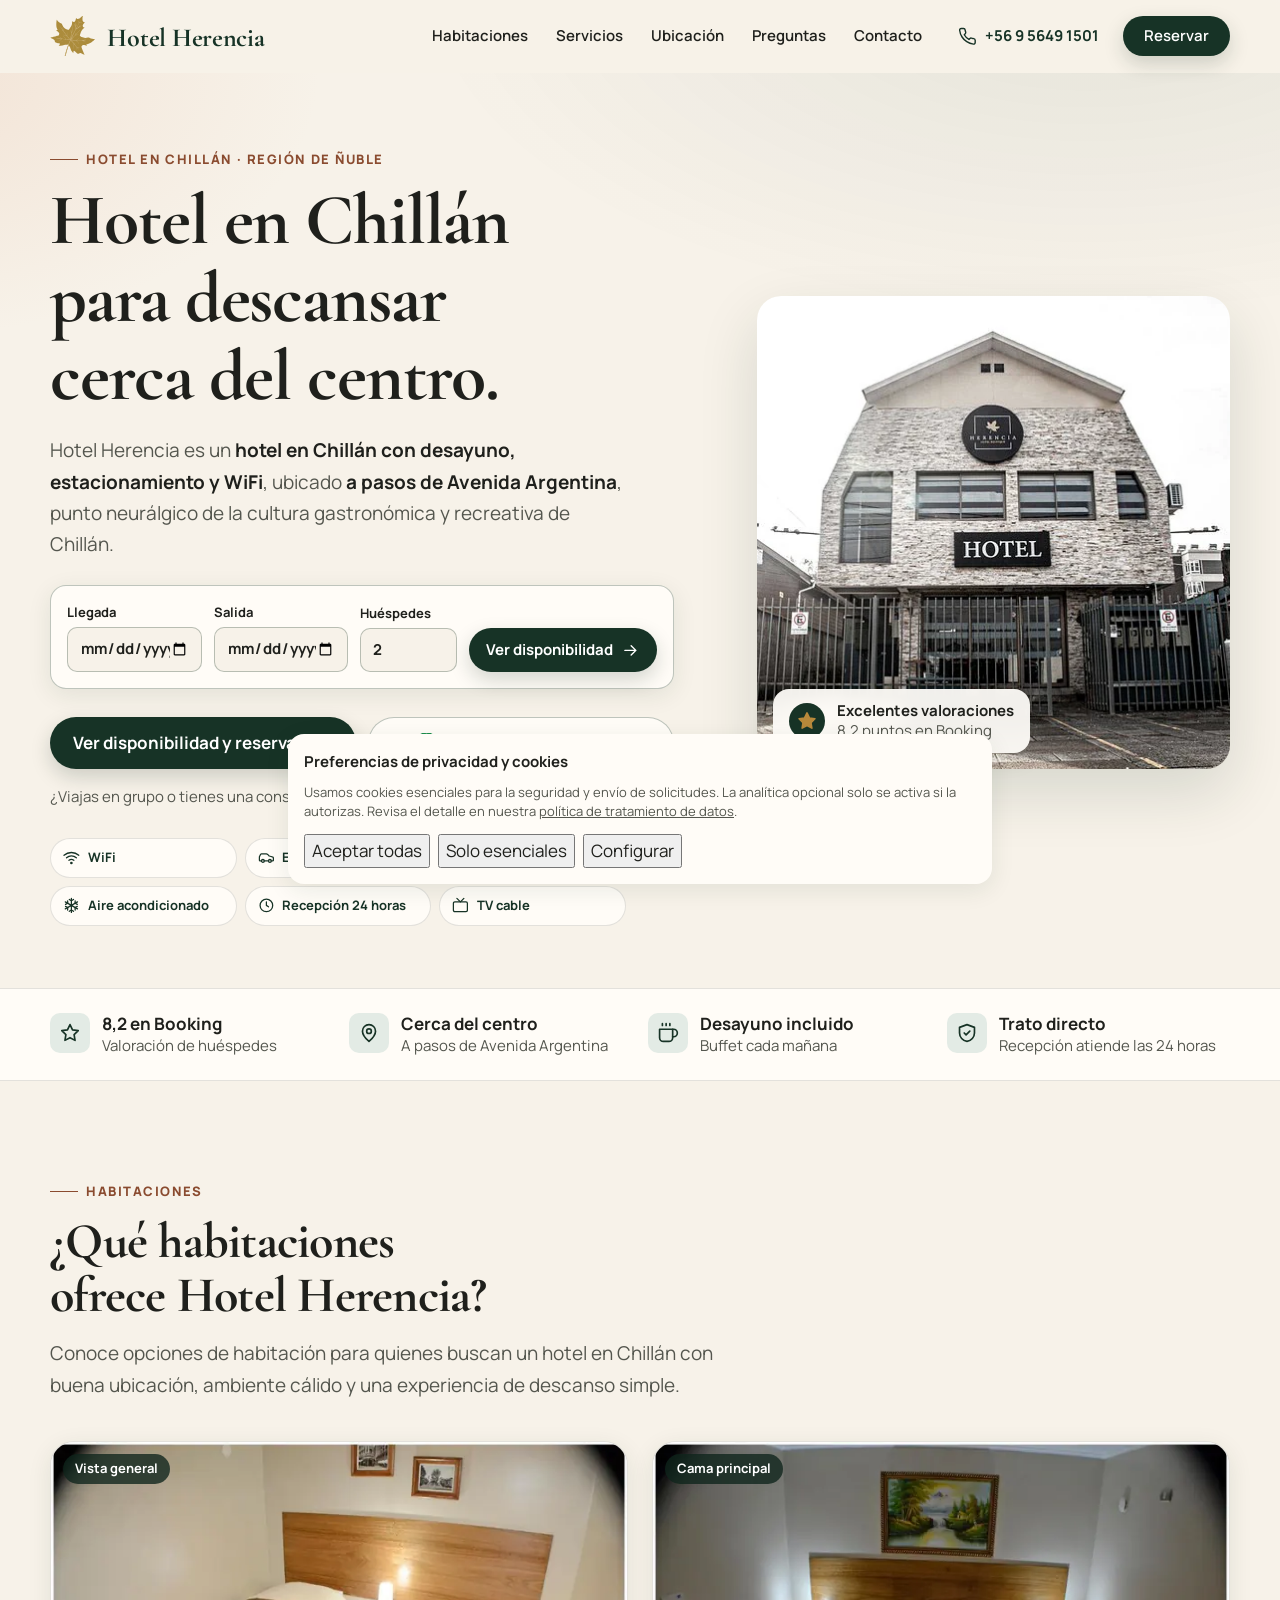
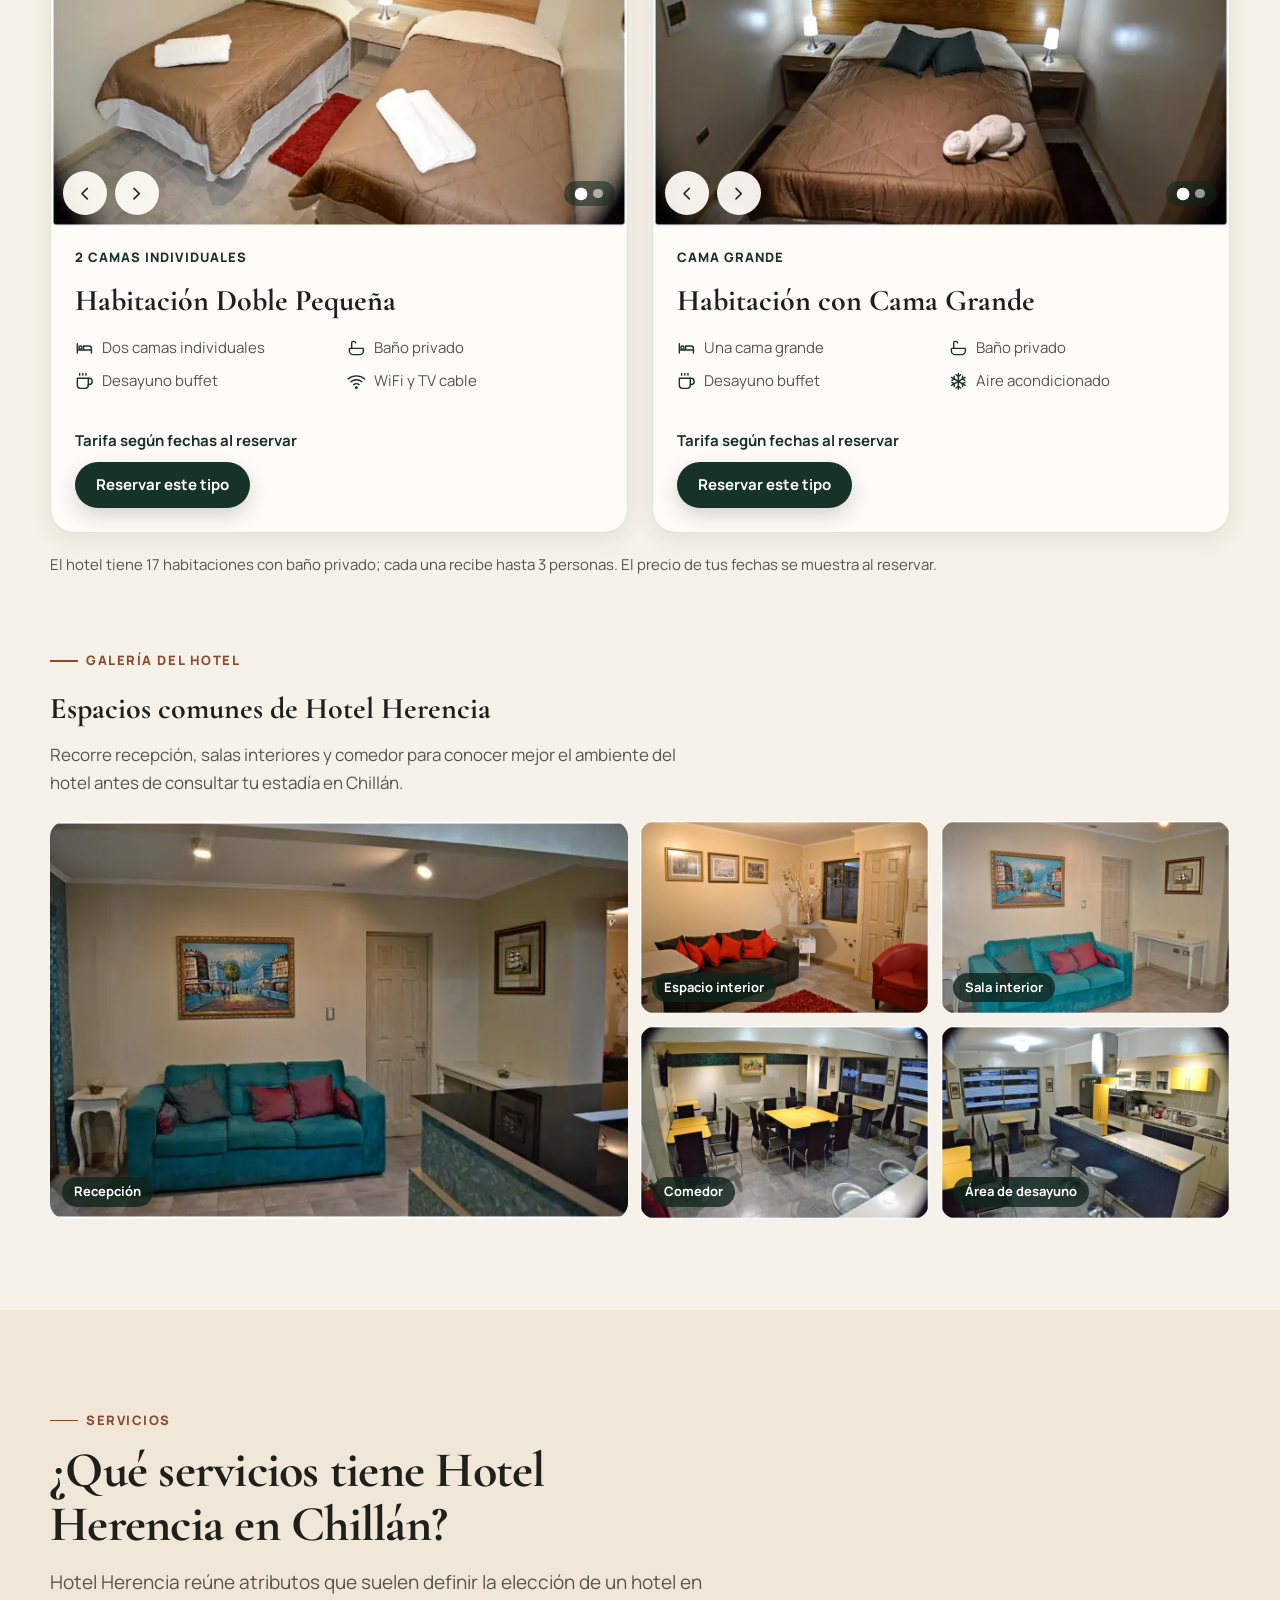
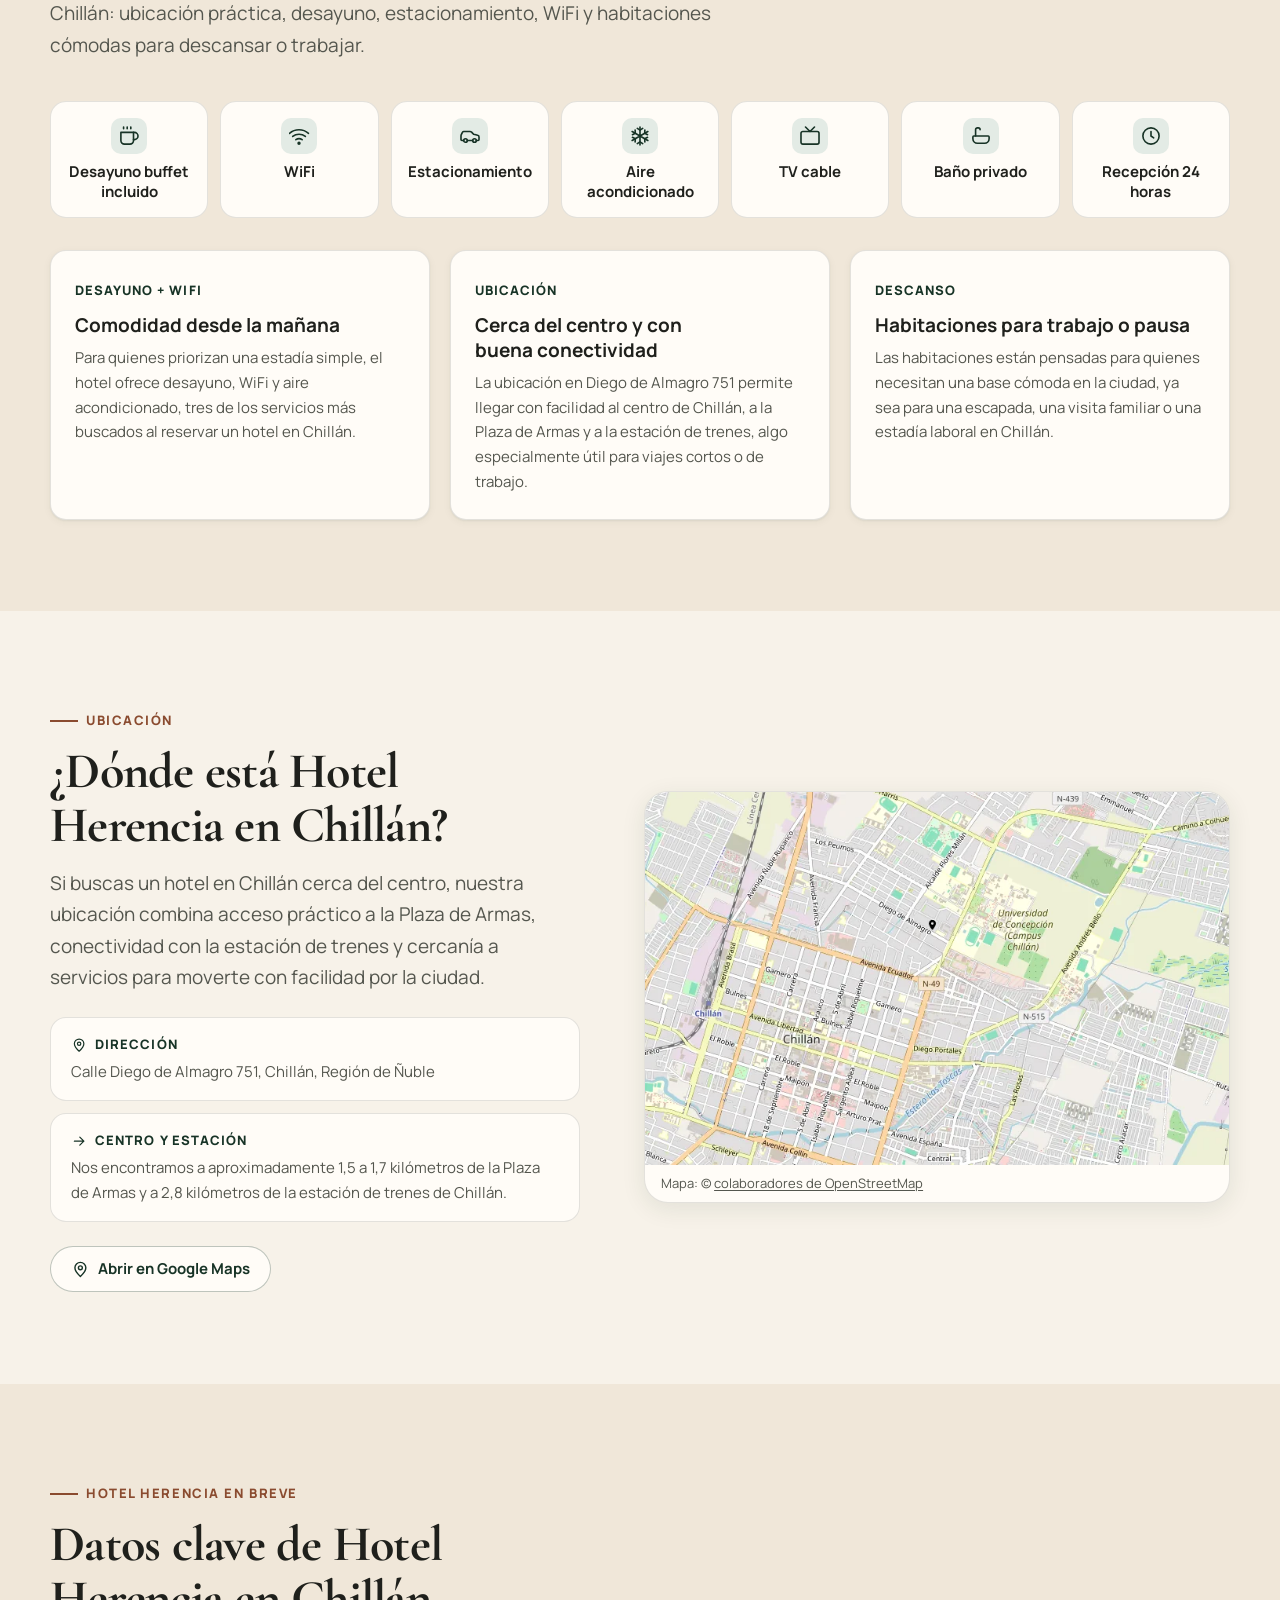
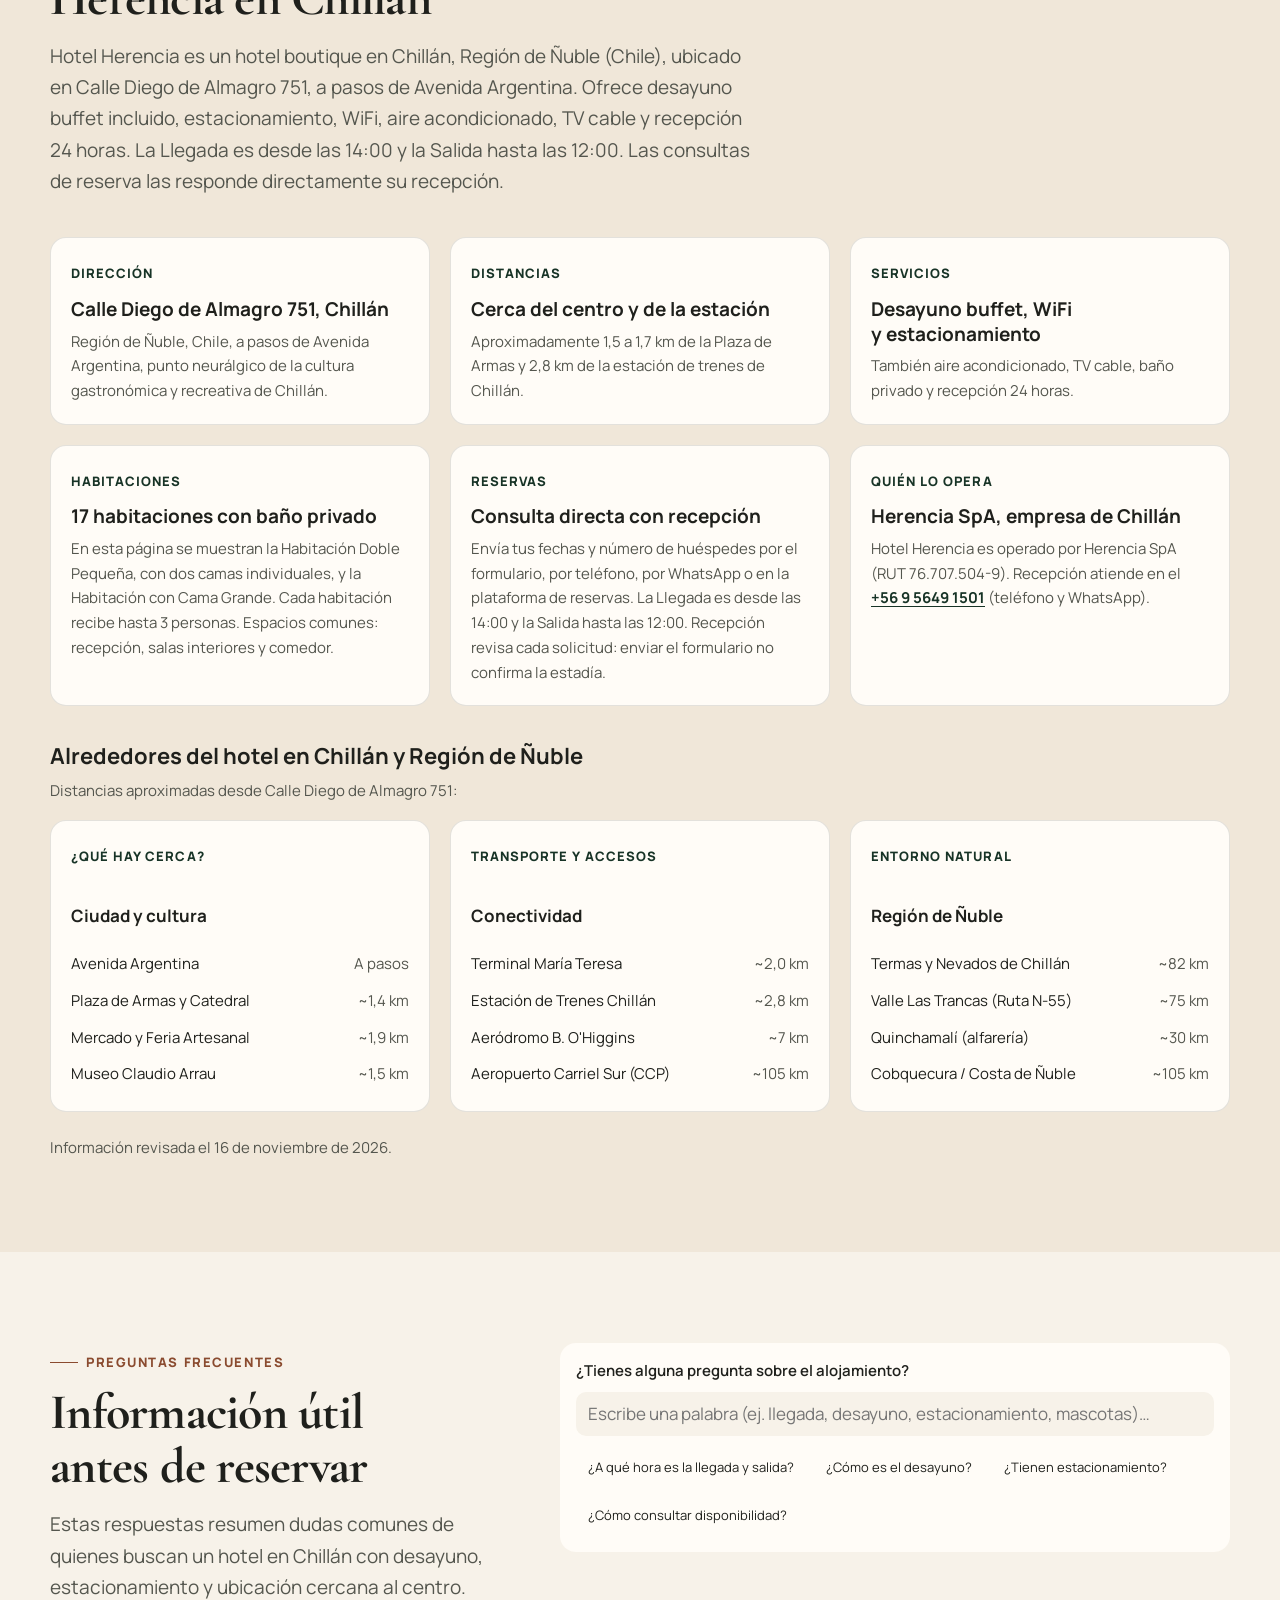
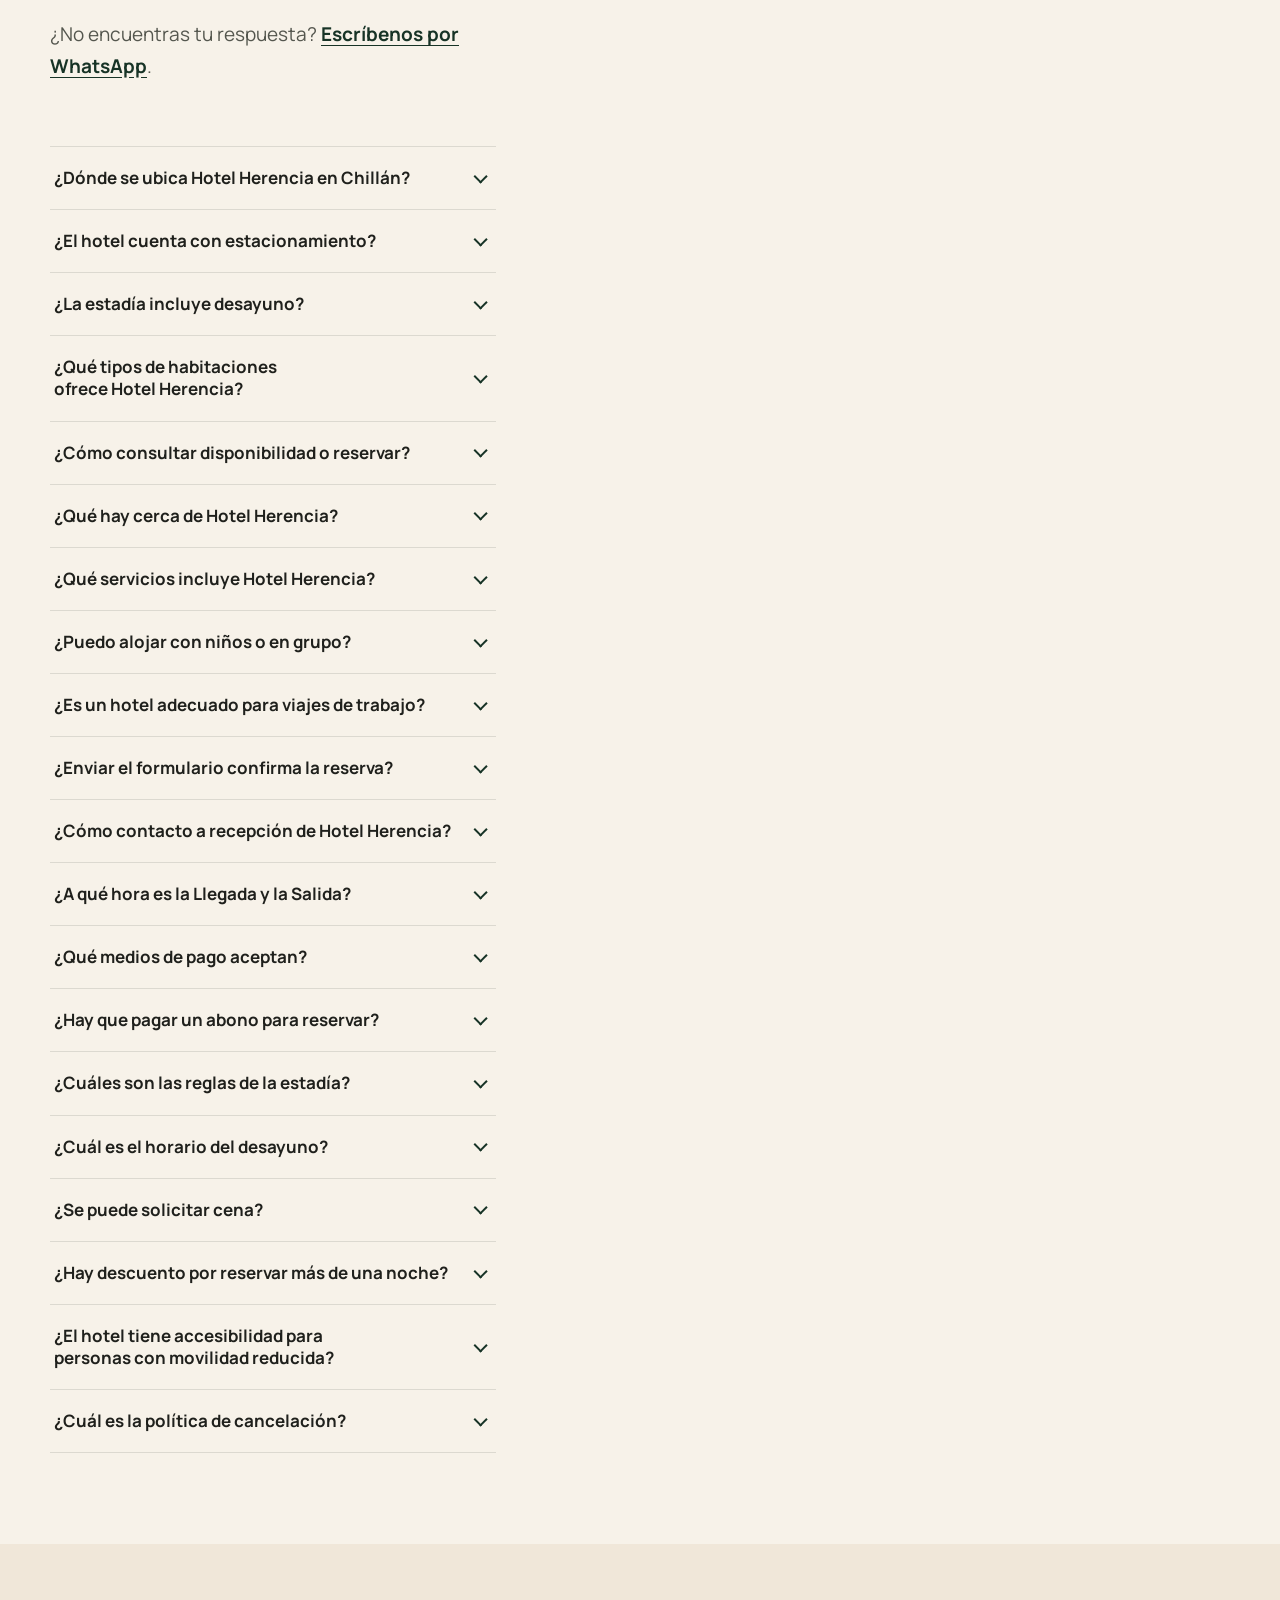
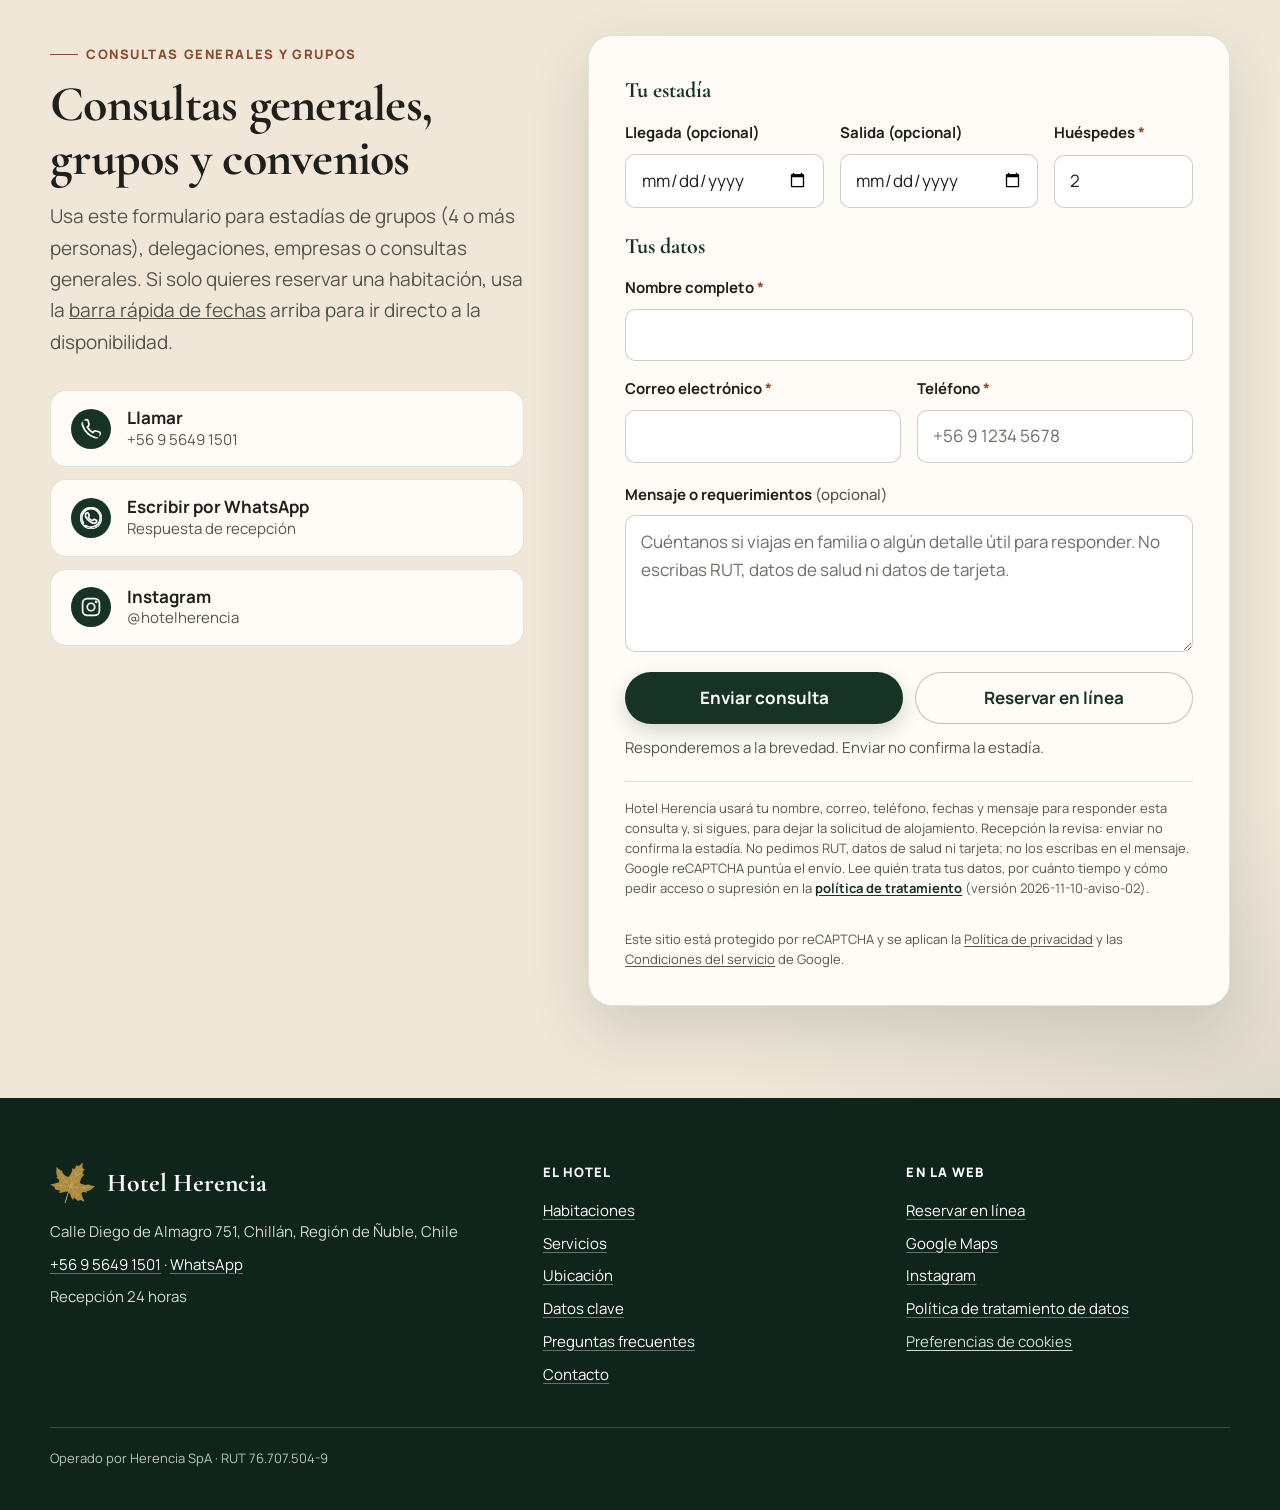
<file: index.html>
<!DOCTYPE html>
<html lang="es-CL">

<head>
    <meta charset="UTF-8">
    <meta name="viewport" content="width=device-width, initial-scale=1.0">
    <title>Hotel en Chillán | Hotel Herencia cerca del centro</title>
    <meta name="description"
        content="Hotel en Chillán con desayuno buffet, estacionamiento, WiFi, recepción 24 horas y habitaciones cómodas cerca del centro, la Plaza de Armas y la estación de trenes.">
    <meta name="robots" content="index,follow,max-image-preview:large,max-snippet:-1,max-video-preview:-1">
    <meta name="theme-color" content="#173326">
    <meta http-equiv="Content-Security-Policy"
        content="default-src 'self'; base-uri 'self'; object-src 'none'; form-action 'self'; script-src 'self' 'sha256-/x7W7R75k8Roq0WaVRQX9blP4OufE5xbAdzklGxsgpw=' https://www.google.com https://www.gstatic.com; style-src 'self' 'unsafe-inline'; font-src 'self'; img-src 'self' https://www.google.com https://www.gstatic.com; frame-src https://www.google.com https://recaptcha.google.com; connect-src 'self' https://plataforma.hotelherencia.cl https://www.google.com; worker-src 'self' blob:">
    <link rel="canonical" href="https://www.hotelherencia.cl/">
    <link rel="alternate" hreflang="es-CL" href="https://www.hotelherencia.cl/">
    <link rel="alternate" hreflang="x-default" href="https://www.hotelherencia.cl/">
    <meta property="og:type" content="website">
    <meta property="og:site_name" content="Hotel Herencia">
    <meta property="og:locale" content="es_CL">
    <meta property="og:title" content="Hotel en Chillán | Hotel Herencia cerca del centro">
    <meta property="og:description"
        content="Hotel en Chillán con desayuno buffet, estacionamiento, WiFi, recepción 24 horas y habitaciones cómodas cerca del centro y la estación de trenes.">
    <meta property="og:url" content="https://www.hotelherencia.cl/">
    <meta property="og:image" content="https://www.hotelherencia.cl/assets/img/hotel-herencia.jpg">
    <!-- TODO(dueño): reemplazar por una imagen de 1200x630 px (o mayor, proporción 1,91:1) para mejores vistas previas en WhatsApp/Facebook/Google Discover. La actual mide 475x476 px. -->
    <meta property="og:image:width" content="475">
    <meta property="og:image:height" content="476">
    <meta property="og:image:type" content="image/jpeg">
    <meta property="og:image:alt" content="Exterior del Hotel Herencia en Chillán con jardines y fachada principal">
    <meta name="twitter:card" content="summary_large_image">
    <meta name="twitter:title" content="Hotel en Chillán | Hotel Herencia cerca del centro">
    <meta name="twitter:description"
        content="Hotel en Chillán con desayuno buffet, estacionamiento, WiFi, recepción 24 horas y habitaciones cómodas cerca del centro y la estación.">
    <meta name="twitter:image" content="https://www.hotelherencia.cl/assets/img/hotel-herencia.jpg">
    <meta name="twitter:image:alt" content="Fachada principal de Hotel Herencia en Chillán">
    <link rel="icon" type="image/png" sizes="16x16" href="/assets/img/favicon-16.png">
    <link rel="icon" type="image/png" sizes="32x32" href="/assets/img/favicon-32.png">
    <link rel="icon" type="image/png" sizes="48x48" href="/assets/img/favicon-48.png">
    <link rel="icon" type="image/x-icon" href="/assets/img/herencia_favicon.ico">
    <link rel="apple-touch-icon" sizes="180x180" href="/assets/img/apple-touch-icon.png">
    <link rel="preload" href="assets/fonts/manrope.woff2" as="font" type="font/woff2" crossorigin>
    <link rel="preload" href="assets/fonts/cormorant-garamond.woff2" as="font" type="font/woff2" crossorigin>
    <link rel="stylesheet" href="assets/css/styles.css">
    <script>document.documentElement.classList.add('js');</script>
    <!--
      JSON-LD del hotel: solo datos confirmados (paquete del hotel 11-11-2026 / Anexo A).
      - "geo" se tomó del pin de la ficha "Hotel Herencia" a la que apunta hasMap (2026-11-16). Si el pin cambia, actualizarlo aquí.
      - "checkinTime" 14:00 y "checkoutTime" 12:00: POL-009/010. "numberOfRooms" 17 y "priceRange" referencial CLP 47.000 – 65.000 (IVA incluido): Anexo A.
      - "logo": assets/img/logo-herencia-512.png (512x512, PNG con fondo transparente, generado desde el JPEG CMYK de 2362 px).
      - Nombre comercial visible: "Hotel Herencia". "Herencia SpA" es solo la razón social (Organization). El logo histórico incluye la leyenda «Hotel Boutique»; no se declara como alternateName.
      - Confirmado por Administración (21-11-2026): "postalCode" 3780000, "email" de recepción, teléfono fijo +56 2 2313 8311, "petsAllowed" (mascotas pequeñas sin costo), accesibilidad (8 habitaciones en 1er piso, baño adaptado en Hb 7, sin rampa). Registro Sernatur vigente hasta 31/01/2027.
      - Pendiente, no inventar: "starRating" (solo con clasificación oficial SERNATUR).
      - Agregar a "sameAs" solo perfiles oficiales reales (Facebook, TripAdvisor, Booking, URL canónica del GBP) cuando existan.
      - No agregar "aggregateRating" ni reseñas: Google no acepta valoraciones de terceros autoservidas en LodgingBusiness.
      - No declarar terraza, servicio a la habitación, cocina ni habitaciones familiares: están en contradicción con el inventario y POL-001.
    -->
    <script type="application/ld+json">
    {
      "@context": "https://schema.org",
      "@graph": [
        {
          "@type": "Organization",
          "@id": "https://www.hotelherencia.cl/#organization",
          "name": "Herencia SpA",
          "legalName": "Herencia SpA",
          "taxID": "76.707.504-9",
          "url": "https://www.hotelherencia.cl/",
          "logo": {
            "@id": "https://www.hotelherencia.cl/#logo"
          },
          "image": "https://www.hotelherencia.cl/assets/img/logo-herencia-512.png",
          "telephone": "+56956491501",
          "address": {
            "@type": "PostalAddress",
            "streetAddress": "5 de Abril 441, oficina 3",
            "addressLocality": "Chillán",
            "addressRegion": "Ñuble",
            "addressCountry": "CL"
          },
          "brand": {
            "@id": "https://www.hotelherencia.cl/#hotel"
          }
        },
        {
          "@type": "ImageObject",
          "@id": "https://www.hotelherencia.cl/#logo",
          "url": "https://www.hotelherencia.cl/assets/img/logo-herencia-512.png",
          "contentUrl": "https://www.hotelherencia.cl/assets/img/logo-herencia-512.png",
          "width": 512,
          "height": 512,
          "caption": "Logo de Hotel Herencia"
        },
        {
          "@type": "WebSite",
          "@id": "https://www.hotelherencia.cl/#website",
          "url": "https://www.hotelherencia.cl/",
          "name": "Hotel Herencia",
          "inLanguage": "es-CL",
          "publisher": {
            "@id": "https://www.hotelherencia.cl/#organization"
          }
        },
        {
          "@type": "WebPage",
          "@id": "https://www.hotelherencia.cl/#webpage",
          "url": "https://www.hotelherencia.cl/",
          "name": "Hotel en Chillán | Hotel Herencia cerca del centro",
          "isPartOf": {
            "@id": "https://www.hotelherencia.cl/#website"
          },
          "about": {
            "@id": "https://www.hotelherencia.cl/#hotel"
          },
          "inLanguage": "es-CL",
          "primaryImageOfPage": "https://www.hotelherencia.cl/assets/img/hotel-herencia.jpg",
          "dateModified": "2026-11-16",
          "description": "Hotel en Chillán con desayuno buffet, estacionamiento, WiFi, recepción 24 horas y habitaciones cómodas cerca del centro, la Plaza de Armas y la estación de trenes.",
          "publisher": {
            "@id": "https://www.hotelherencia.cl/#organization"
          },
          "mainEntity": {
            "@id": "https://www.hotelherencia.cl/#hotel"
          }
        },
        {
          "@type": "Hotel",
          "@id": "https://www.hotelherencia.cl/#hotel",
          "name": "Hotel Herencia",
          "url": "https://www.hotelherencia.cl/",
          "mainEntityOfPage": {
            "@id": "https://www.hotelherencia.cl/#webpage"
          },
          "description": "Hotel en Chillán con desayuno buffet, estacionamiento, WiFi, recepción 24 horas y habitaciones cómodas cerca del centro, la Plaza de Armas y la estación de trenes.",
          "image": [
            "https://www.hotelherencia.cl/assets/img/hotel-herencia.jpg",
            "https://www.hotelherencia.cl/assets/img/124823346.jpg",
            "https://www.hotelherencia.cl/assets/img/124822057.jpg",
            "https://www.hotelherencia.cl/assets/img/124825882.jpg",
            "https://www.hotelherencia.cl/assets/img/124824164.jpg",
            "https://www.hotelherencia.cl/assets/img/cocina.jpg"
          ],
          "telephone": [
            "+56956491501",
            "+56223138311"
          ],
          "hasMap": "https://maps.app.goo.gl/XYgS4ZHtKSHauBpj8",
          "geo": {
            "@type": "GeoCoordinates",
            "latitude": -36.5983065,
            "longitude": -72.09031
          },
          "sameAs": [
            "https://www.instagram.com/hotelherencia/",
            "https://maps.app.goo.gl/XYgS4ZHtKSHauBpj8"
          ],
          "areaServed": [
            "Chillán",
            "Región de Ñuble"
          ],
          "availableLanguage": [
            "es"
          ],
          "address": {
            "@type": "PostalAddress",
            "streetAddress": "Calle Diego de Almagro 751",
            "addressLocality": "Chillán",
            "addressRegion": "Ñuble",
            "postalCode": "3780000",
            "addressCountry": "CL"
          },
          "email": "Hotelherencia01@gmail.com",
          "petsAllowed": true,
          "checkinTime": "14:00",
          "checkoutTime": "12:00",
          "numberOfRooms": 17,
          "priceRange": "CLP 47.000 – 65.000",
          "currenciesAccepted": "CLP",
          "paymentAccepted": "Efectivo, Tarjeta, Transferencia",
          "amenityFeature": [
            {
              "@type": "LocationFeatureSpecification",
              "name": "WiFi",
              "value": true
            },
            {
              "@type": "LocationFeatureSpecification",
              "name": "Estacionamiento",
              "value": true
            },
            {
              "@type": "LocationFeatureSpecification",
              "name": "Desayuno buffet",
              "value": true
            },
            {
              "@type": "LocationFeatureSpecification",
              "name": "Aire acondicionado",
              "value": true
            },
            {
              "@type": "LocationFeatureSpecification",
              "name": "TV cable",
              "value": true
            },
            {
              "@type": "LocationFeatureSpecification",
              "name": "Baño privado",
              "value": true
            },
            {
              "@type": "LocationFeatureSpecification",
              "name": "Recepción 24 horas",
              "value": true
            },
            {
              "@type": "LocationFeatureSpecification",
              "name": "Habitaciones en primer piso",
              "value": true
            },
            {
              "@type": "LocationFeatureSpecification",
              "name": "Baño adaptado",
              "value": true
            }
          ],
          "containsPlace": [
            {
              "@type": "HotelRoom",
              "name": "Habitación Doble Pequeña",
              "description": "Habitación con dos camas individuales.",
              "bed": {
                "@type": "BedDetails",
                "numberOfBeds": 2,
                "typeOfBed": "Cama individual"
              },
              "image": [
                "https://www.hotelherencia.cl/assets/img/124823346.jpg",
                "https://www.hotelherencia.cl/assets/img/124823348.jpg"
              ]
            },
            {
              "@type": "HotelRoom",
              "name": "Habitación con Cama Grande",
              "description": "Habitación con cama grande, veladores laterales, clóset y baño.",
              "bed": {
                "@type": "BedDetails",
                "numberOfBeds": 1,
                "typeOfBed": "Cama grande"
              },
              "image": [
                "https://www.hotelherencia.cl/assets/img/124822057.jpg",
                "https://www.hotelherencia.cl/assets/img/124822020.jpg"
              ]
            }
          ],
          "logo": {
            "@id": "https://www.hotelherencia.cl/#logo"
          },
          "parentOrganization": {
            "@id": "https://www.hotelherencia.cl/#organization"
          },
          "containedInPlace": {
            "@type": "City",
            "name": "Chillán",
            "containedInPlace": {
              "@type": "AdministrativeArea",
              "name": "Región de Ñuble",
              "containedInPlace": {
                "@type": "Country",
                "name": "Chile"
              }
            }
          },
          "contactPoint": {
            "@type": "ContactPoint",
            "telephone": "+56956491501",
            "contactType": "reservations",
            "areaServed": "CL",
            "availableLanguage": [
              "es"
            ],
            "hoursAvailable": {
              "@type": "OpeningHoursSpecification",
              "dayOfWeek": [
                "Monday",
                "Tuesday",
                "Wednesday",
                "Thursday",
                "Friday",
                "Saturday",
                "Sunday"
              ],
              "opens": "00:00",
              "closes": "23:59"
            }
          },
          "potentialAction": {
            "@type": "ReserveAction",
            "name": "Consultar disponibilidad",
            "target": {
              "@type": "EntryPoint",
              "urlTemplate": "https://plataforma.hotelherencia.cl/reservar",
              "inLanguage": "es-CL",
              "actionPlatform": [
                "https://schema.org/DesktopWebPlatform",
                "https://schema.org/MobileWebPlatform"
              ]
            }
          },
          "publicAccess": true
        }
      ]
    }
    </script>
    <script type="application/ld+json">
    {
      "@context": "https://schema.org",
      "@type": "FAQPage",
      "@id": "https://www.hotelherencia.cl/#faq",
      "isPartOf": {
        "@id": "https://www.hotelherencia.cl/#webpage"
      },
      "mainEntity": [
        {
          "@type": "Question",
          "name": "¿Dónde se ubica Hotel Herencia en Chillán?",
          "acceptedAnswer": {
            "@type": "Answer",
            "text": "Estamos en Calle Diego de Almagro 751, Chillán, a aproximadamente 1,5 a 1,7 km de la Plaza de Armas y a 2,8 km de la estación de trenes."
          }
        },
        {
          "@type": "Question",
          "name": "¿El hotel cuenta con estacionamiento?",
          "acceptedAnswer": {
            "@type": "Answer",
            "text": "Sí. Hotel Herencia dispone de estacionamiento para facilitar la llegada y salida de huéspedes que viajan en auto."
          }
        },
        {
          "@type": "Question",
          "name": "¿La estadía incluye desayuno?",
          "acceptedAnswer": {
            "@type": "Answer",
            "text": "Sí. El hotel ofrece desayuno buffet incluido, junto con WiFi y aire acondicionado, para una experiencia de estadía cómoda en Chillán."
          }
        },
        {
          "@type": "Question",
          "name": "¿Qué tipos de habitaciones ofrece Hotel Herencia?",
          "acceptedAnswer": {
            "@type": "Answer",
            "text": "El hotel tiene 17 habitaciones. En esta página se muestran la Habitación Doble Pequeña, con dos camas individuales, y la Habitación con Cama Grande, pensadas para descanso o viajes de trabajo. Cada habitación tiene baño privado."
          }
        },
        {
          "@type": "Question",
          "name": "¿Cómo consultar disponibilidad o reservar?",
          "acceptedAnswer": {
            "@type": "Answer",
            "text": "Puedes enviar tus fechas, cantidad de huéspedes y requerimientos desde el formulario de contacto. También puedes llamar o escribir por WhatsApp al +56 9 5649 1501, o consultar en https://plataforma.hotelherencia.cl/reservar. Respondemos a la brevedad."
          }
        },
        {
          "@type": "Question",
          "name": "¿Qué hay cerca de Hotel Herencia?",
          "acceptedAnswer": {
            "@type": "Answer",
            "text": "El hotel está a pasos de Avenida Argentina, punto neurálgico de la cultura gastronómica y recreativa de Chillán, a aproximadamente 1,5 a 1,7 km de la Plaza de Armas y a 2,8 km de la estación de trenes."
          }
        },
        {
          "@type": "Question",
          "name": "¿Qué servicios incluye Hotel Herencia?",
          "acceptedAnswer": {
            "@type": "Answer",
            "text": "La estadía incluye desayuno buffet, WiFi, TV cable, aire acondicionado, baño privado y estacionamiento. La recepción atiende las 24 horas. El hotel también tiene salas interiores y comedor."
          }
        },
        {
          "@type": "Question",
          "name": "¿Puedo alojar con niños o en grupo?",
          "acceptedAnswer": {
            "@type": "Answer",
            "text": "Cada habitación recibe hasta 3 personas. Si viajan 4 o más, recepción arma la estadía con varias habitaciones. Indica el número de huéspedes en el formulario o por WhatsApp y te confirmaremos la opción disponible para tus fechas."
          }
        },
        {
          "@type": "Question",
          "name": "¿Es un hotel adecuado para viajes de trabajo?",
          "acceptedAnswer": {
            "@type": "Answer",
            "text": "Sí. Las habitaciones están pensadas para estadías laborales o de descanso, con WiFi, aire acondicionado, desayuno y estacionamiento, y la ubicación permite llegar con facilidad al centro de Chillán y a la estación de trenes."
          }
        },
        {
          "@type": "Question",
          "name": "¿Enviar el formulario confirma la reserva?",
          "acceptedAnswer": {
            "@type": "Answer",
            "text": "No. El formulario envía tu consulta o solicitud a recepción, que la revisa y te contacta por el medio que indicaste. La estadía queda confirmada solo cuando recepción la confirma."
          }
        },
        {
          "@type": "Question",
          "name": "¿Cómo contacto a recepción de Hotel Herencia?",
          "acceptedAnswer": {
            "@type": "Answer",
            "text": "Por teléfono o WhatsApp al +56 9 5649 1501, por Instagram (@hotelherencia) o con el formulario de contacto de esta página."
          }
        },
        {
          "@type": "Question",
          "name": "¿A qué hora es la Llegada y la Salida?",
          "acceptedAnswer": {
            "@type": "Answer",
            "text": "La Llegada es a partir de las 14:00 y la Salida hasta las 12:00. Llegar antes o salir más tarde tiene un cobro de $10.000 por hora, sujeto a disponibilidad."
          }
        },
        {
          "@type": "Question",
          "name": "¿Qué medios de pago aceptan?",
          "acceptedAnswer": {
            "@type": "Answer",
            "text": "Efectivo, tarjeta y transferencia."
          }
        },
        {
          "@type": "Question",
          "name": "¿Hay que pagar un abono para reservar?",
          "acceptedAnswer": {
            "@type": "Answer",
            "text": "No se pide abono previo, salvo en reservas de delegaciones, que pagan el 50 % de la estadía. El saldo se paga a la Llegada; los clientes frecuentes pueden pagar a la Salida y las empresas facturan a fin de mes."
          }
        },
        {
          "@type": "Question",
          "name": "¿Cuáles son las reglas de la estadía?",
          "acceptedAnswer": {
            "@type": "Answer",
            "text": "Se aceptan mascotas pequeñas sin costo (los daños quedan a cargo del huésped). Está prohibido fumar en las habitaciones (multa de 2 UTM); se puede fumar en las terrazas. Los menores de edad se alojan solo bajo supervisión de un adulto. Se permiten visitas con aviso previo en recepción. El guardaequipaje es gratuito antes de la Llegada y después de la Salida."
          }
        },
        {
          "@type": "Question",
          "name": "¿Cuál es el horario del desayuno?",
          "acceptedAnswer": {
            "@type": "Answer",
            "text": "Buffet de lunes a sábado de 07:00 a 10:00 y domingo de 08:00 a 11:00. Si necesitas opción vegetariana o sin gluten, avisa con anticipación a recepción."
          }
        },
        {
          "@type": "Question",
          "name": "¿Se puede solicitar cena?",
          "acceptedAnswer": {
            "@type": "Answer",
            "text": "Sí, previa coordinación con recepción. Incluye plato de fondo, ensalada, postre, jugo o café y pan, y se sirve entre las 19:00 y las 00:00."
          }
        },
        {
          "@type": "Question",
          "name": "¿Hay descuento por reservar más de una noche?",
          "acceptedAnswer": {
            "@type": "Answer",
            "text": "Hay valores especiales según la cantidad de personas y de noches. Consúltalo con recepción al reservar."
          }
        },
        {
          "@type": "Question",
          "name": "¿El hotel tiene accesibilidad para personas con movilidad reducida?",
          "acceptedAnswer": {
            "@type": "Answer",
            "text": "Hay 8 habitaciones en el primer piso y una de ellas tiene baño adaptado para personas con discapacidad. El hotel no cuenta con rampa."
          }
        },
        {
          "@type": "Question",
          "name": "¿Cuál es la política de cancelación?",
          "acceptedAnswer": {
            "@type": "Answer",
            "text": "Puedes cancelar sin costo hasta 24 horas antes de la Llegada. Fuera de ese plazo se cobra el total de la reserva (control no-show). Las reservas hechas por Booking se rigen por las condiciones de esa plataforma."
          }
        }
      ]
    }
    </script>
</head>

<body>
    <a class="skip-link" href="#contenido">Saltar al contenido</a>

    <svg class="sprite" aria-hidden="true" focusable="false" xmlns="http://www.w3.org/2000/svg">
        <symbol id="i-wifi" viewBox="0 0 24 24"><path d="M5 12.55a11 11 0 0 1 14.08 0"/><path d="M1.42 9a16 16 0 0 1 21.16 0"/><path d="M8.53 16.11a6 6 0 0 1 6.95 0"/><circle cx="12" cy="20" r="1"/></symbol>
        <symbol id="i-parking" viewBox="0 0 24 24"><path d="M19 17h2c.6 0 1-.4 1-1v-3c0-.9-.7-1.7-1.5-1.9C18.7 10.6 16 10 16 10s-1.3-1.4-2.2-2.3c-.5-.4-1.1-.7-1.8-.7H5c-.6 0-1.1.4-1.4.9l-1.4 2.9A3.7 3.7 0 0 0 2 12v4c0 .6.4 1 1 1h2"/><circle cx="7" cy="17" r="2"/><path d="M9 17h6"/><circle cx="17" cy="17" r="2"/></symbol>
        <symbol id="i-cafe" viewBox="0 0 24 24"><path d="M17 8h1a4 4 0 1 1 0 8h-1"/><path d="M3 8h14v9a4 4 0 0 1-4 4H7a4 4 0 0 1-4-4Z"/><path d="M6 2v2M10 2v2M14 2v2"/></symbol>
        <symbol id="i-frio" viewBox="0 0 24 24"><path d="M12 2v20M3.3 7l17.4 10M3.3 17 20.7 7"/><path d="m9 3.5 3 2 3-2M9 20.5l3-2 3 2M3.6 10.6l3.2-1.6-.2-3.6M20.4 13.4l-3.2 1.6.2 3.6M3.6 13.4l3.2 1.6-.2 3.6M20.4 10.6l-3.2-1.6.2-3.6"/></symbol>
        <symbol id="i-tv" viewBox="0 0 24 24"><rect x="2" y="7" width="20" height="14" rx="2"/><path d="m17 2-5 5-5-5"/></symbol>
        <symbol id="i-bano" viewBox="0 0 24 24"><path d="M4 12h16a1 1 0 0 1 1 1v2a5 5 0 0 1-5 5H8a5 5 0 0 1-5-5v-2a1 1 0 0 1 1-1Z"/><path d="M6 12V5a2 2 0 0 1 2-2h1a2 2 0 0 1 2 2"/></symbol>
        <symbol id="i-reloj" viewBox="0 0 24 24"><circle cx="12" cy="12" r="9"/><path d="M12 7v5l3 2"/></symbol>
        <symbol id="i-estrella" viewBox="0 0 24 24"><path d="m12 3 2.7 5.6 6.1.9-4.4 4.3 1 6.1-5.4-2.9-5.4 2.9 1-6.1L3.2 9.5l6.1-.9Z"/></symbol>
        <symbol id="i-pin" viewBox="0 0 24 24"><path d="M12 21s-7-6.1-7-11a7 7 0 0 1 14 0c0 4.9-7 11-7 11Z"/><circle cx="12" cy="10" r="2.5"/></symbol>
        <symbol id="i-telefono" viewBox="0 0 24 24"><path d="M22 16.9v3a2 2 0 0 1-2.2 2 19.8 19.8 0 0 1-8.6-3.1 19.5 19.5 0 0 1-6-6A19.8 19.8 0 0 1 2.1 4.2 2 2 0 0 1 4.1 2h3a2 2 0 0 1 2 1.7c.1 1 .4 1.9.7 2.8a2 2 0 0 1-.5 2.1L8 9.9a16 16 0 0 0 6 6l1.3-1.3a2 2 0 0 1 2.1-.4c.9.3 1.8.6 2.8.7a2 2 0 0 1 1.7 2Z"/></symbol>
        <symbol id="i-whatsapp" viewBox="0 0 24 24"><path class="relleno" d="M17.47 14.38c-.3-.15-1.76-.87-2.03-.97-.27-.1-.47-.15-.67.15-.2.3-.77.97-.94 1.16-.17.2-.35.22-.64.08-.3-.15-1.26-.47-2.39-1.48-.88-.79-1.48-1.76-1.65-2.06-.17-.3-.02-.46.13-.6.13-.14.3-.35.45-.52.15-.18.2-.3.3-.5.1-.2.05-.37-.03-.52-.07-.15-.67-1.61-.92-2.2-.24-.58-.49-.5-.67-.51h-.57c-.2 0-.52.07-.79.37-.27.3-1.04 1.02-1.04 2.48s1.07 2.88 1.21 3.07c.15.2 2.1 3.2 5.08 4.49.71.3 1.26.49 1.7.63.71.22 1.36.19 1.87.12.57-.09 1.76-.72 2-1.42.25-.7.25-1.29.18-1.41-.08-.13-.28-.2-.57-.35m-5.42 7.4h-.01a9.87 9.87 0 0 1-5.03-1.38l-.36-.21-3.74.98 1-3.65-.24-.37a9.86 9.86 0 0 1-1.51-5.26c0-5.45 4.44-9.88 9.89-9.88 2.64 0 5.12 1.03 6.99 2.9a9.82 9.82 0 0 1 2.89 6.99c0 5.45-4.44 9.88-9.88 9.88m8.41-18.3A11.82 11.82 0 0 0 12.05 0C5.5 0 .16 5.34.16 11.89c0 2.1.55 4.14 1.59 5.95L.06 24l6.3-1.65a11.88 11.88 0 0 0 5.68 1.45h.01c6.55 0 11.89-5.34 11.89-11.89 0-3.18-1.24-6.17-3.48-8.41Z"/></symbol>
        <symbol id="i-chat" viewBox="0 0 24 24"><path d="M21 11.5a8.4 8.4 0 0 1-12.5 7.4L3 20.5l1.6-5.3A8.4 8.4 0 1 1 21 11.5Z"/></symbol>
        <symbol id="i-instagram" viewBox="0 0 24 24"><rect x="3" y="3" width="18" height="18" rx="5"/><circle cx="12" cy="12" r="4"/><circle cx="17.5" cy="6.5" r=".6"/></symbol>
        <symbol id="i-cama" viewBox="0 0 24 24"><path d="M3 18V6M3 14h18v4M21 14v-2a3 3 0 0 0-3-3h-7v5"/><circle cx="7" cy="11" r="2"/></symbol>
        <symbol id="i-calendario" viewBox="0 0 24 24"><rect x="3" y="4.5" width="18" height="16" rx="2"/><path d="M3 9.5h18M8 2.5v4M16 2.5v4"/></symbol>
        <symbol id="i-flecha" viewBox="0 0 24 24"><path d="M5 12h14M13 6l6 6-6 6"/></symbol>
        <symbol id="i-izq" viewBox="0 0 24 24"><path d="m15 18-6-6 6-6"/></symbol>
        <symbol id="i-der" viewBox="0 0 24 24"><path d="m9 18 6-6-6-6"/></symbol>
        <symbol id="i-menu" viewBox="0 0 24 24"><path d="M4 7h16M4 12h16M4 17h16"/></symbol>
        <symbol id="i-cerrar" viewBox="0 0 24 24"><path d="M6 6l12 12M18 6 6 18"/></symbol>
        <symbol id="i-escudo" viewBox="0 0 24 24"><path d="M12 3 4 6v6c0 4.4 3.4 8.3 8 9 4.6-.7 8-4.6 8-9V6Z"/><path d="m9 12 2 2 4-4"/></symbol>
    </svg>

    <header class="site-header" data-nav-open="false">
        <div class="container site-header__inner">
            <a class="site-header__brand" href="#inicio" aria-label="Hotel Herencia, ir al inicio">
                <img class="site-header__logo" src="assets/img/logo-herencia-hoja.svg"
                    width="51" height="45" alt="Logo de Hotel Herencia">
                <span class="site-header__name">Hotel Herencia</span>
            </a>
            <button class="site-header__toggle" type="button" data-nav-toggle aria-expanded="false" aria-controls="menu-sitio">
                <svg class="icono icono--abrir" aria-hidden="true" focusable="false"><use href="#i-menu"/></svg>
                <svg class="icono icono--cerrar" aria-hidden="true" focusable="false"><use href="#i-cerrar"/></svg>
                <span>Menú</span>
            </button>
            <nav class="site-nav" id="menu-sitio" aria-label="Secciones del sitio">
                <a href="#habitaciones">Habitaciones</a>
                <a href="#servicios">Servicios</a>
                <a href="#ubicacion">Ubicación</a>
                <a href="#preguntas-frecuentes">Preguntas</a>
                <a href="#contacto">Contacto</a>
                <a class="site-nav__tel" href="tel:+56956491501">
                    <svg class="icono" aria-hidden="true" focusable="false"><use href="#i-telefono"/></svg>+56 9 5649 1501
                </a>
                <a class="button button--primary button--sm site-nav__cta" href="https://plataforma.hotelherencia.cl/reservar">Reservar</a>
            </nav>
        </div>
    </header>

    <main id="contenido" tabindex="-1">
        <section class="hero" id="inicio" aria-labelledby="hero-titulo">
            <div class="container hero__grid">
                <div class="hero__copy">
                    <p class="eyebrow">Hotel en Chillán · Región de Ñuble</p>
                    <h1 id="hero-titulo">Hotel en Chillán para descansar cerca del centro.</h1>
                    <p class="hero__lede">
                        Hotel Herencia es un <strong>hotel en Chillán con desayuno, estacionamiento y WiFi</strong>,
                        ubicado <strong>a pasos de Avenida Argentina</strong>, punto neurálgico de la cultura gastronómica y recreativa de Chillán.
                    </p>

                    <form class="booking-bar" id="reservar-rapido" data-barra-reserva action="/reservar" method="get" novalidate aria-label="Búsqueda rápida de disponibilidad">
                        <div class="booking-bar__fields">
                            <label class="booking-bar__field">
                                <span>Llegada</span>
                                <input type="date" id="rapido-llegada" name="llegada" required>
                            </label>
                            <label class="booking-bar__field">
                                <span>Salida</span>
                                <input type="date" id="rapido-salida" name="salida" required>
                            </label>
                            <label class="booking-bar__field booking-bar__field--personas">
                                <span>Huéspedes</span>
                                <input type="number" id="rapido-personas" name="personas" min="1" max="30" value="2" inputmode="numeric" required>
                            </label>
                            <button class="button button--primary booking-bar__submit" type="submit">
                                Ver disponibilidad
                                <svg class="icono" aria-hidden="true" focusable="false"><use href="#i-flecha"/></svg>
                            </button>
                        </div>
                        <p class="form-status booking-bar__status" role="alert" data-barra-estado hidden></p>
                    </form>

                    <div class="hero__actions">
                        <a class="button button--primary button--lg" href="https://plataforma.hotelherencia.cl/reservar">
                            Ver disponibilidad y reservar
                            <svg class="icono" aria-hidden="true" focusable="false"><use href="#i-flecha"/></svg>
                        </a>
                        <a class="button button--secondary button--lg button--whatsapp" href="https://wa.me/56956491501?text=Hola%2C%20quiero%20consultar%20disponibilidad%20en%20Hotel%20Herencia." target="_blank" rel="noopener noreferrer">
                            <svg class="icono icono--whatsapp" aria-hidden="true" focusable="false"><use href="#i-whatsapp"/></svg>
                            Escribir por WhatsApp
                        </a>
                    </div>
                    <p class="hero__alt">
                        ¿Viajas en grupo o tienes una consulta general? <a href="#contacto">Escríbenos aquí</a> · <a href="#ubicacion">Ver ubicación</a>
                    </p>

                    <ul class="hero__chips" aria-label="Atributos principales del hotel">
                        <li><svg class="icono" aria-hidden="true" focusable="false"><use href="#i-wifi"/></svg>WiFi</li>
                        <li><svg class="icono" aria-hidden="true" focusable="false"><use href="#i-parking"/></svg>Estacionamiento</li>
                        <li><svg class="icono" aria-hidden="true" focusable="false"><use href="#i-cafe"/></svg>Desayuno buffet</li>
                        <li><svg class="icono" aria-hidden="true" focusable="false"><use href="#i-frio"/></svg>Aire acondicionado</li>
                        <li><svg class="icono" aria-hidden="true" focusable="false"><use href="#i-reloj"/></svg>Recepción 24 horas</li>
                        <li><svg class="icono" aria-hidden="true" focusable="false"><use href="#i-tv"/></svg>TV cable</li>
                    </ul>
                </div>

                <figure class="hero__media">
                    <picture>
                        <source srcset="assets/img/hotel-herencia.webp 1x, assets/img/hotel-herencia-950.webp 2x" type="image/webp">
                        <img src="assets/img/hotel-herencia.jpg"
                            alt="Exterior del Hotel Herencia con jardines y fachada principal" class="hero__photo"
                            width="475" height="476" fetchpriority="high" decoding="async">
                    </picture>
                    <figcaption class="hero__badge">
                        <svg class="icono" aria-hidden="true" focusable="false"><use href="#i-estrella"/></svg>
                        <span><strong>Excelentes valoraciones</strong> 8,2 puntos en Booking</span>
                    </figcaption>
                </figure>
            </div>
        </section>

        <section class="trust" aria-label="Por qué elegir Hotel Herencia">
            <div class="container">
                <ul class="trust__list">
                    <li><svg class="icono" aria-hidden="true" focusable="false"><use href="#i-estrella"/></svg><span><strong>8,2 en Booking</strong>Valoración de huéspedes</span></li>
                    <li><svg class="icono" aria-hidden="true" focusable="false"><use href="#i-pin"/></svg><span><strong>Cerca del centro</strong>A pasos de Avenida Argentina</span></li>
                    <li><svg class="icono" aria-hidden="true" focusable="false"><use href="#i-cafe"/></svg><span><strong>Desayuno incluido</strong>Buffet cada mañana</span></li>
                    <li><svg class="icono" aria-hidden="true" focusable="false"><use href="#i-escudo"/></svg><span><strong>Trato directo</strong>Recepción atiende las 24 horas</span></li>
                </ul>
            </div>
        </section>

        <section class="section section--rooms" id="habitaciones" aria-labelledby="habitaciones-titulo">
            <div class="container">
                <div class="section-heading" data-reveal>
                    <p class="eyebrow">Habitaciones</p>
                    <h2 id="habitaciones-titulo">¿Qué habitaciones ofrece Hotel Herencia?</h2>
                    <p>
                        Conoce opciones de habitación para quienes buscan un hotel en Chillán con buena ubicación,
                        ambiente cálido y una experiencia de descanso simple.
                    </p>
                </div>

                <div class="room-grid">
                    <article class="room-card" data-reveal>
                        <div class="rooms-carousel" data-carousel>
                            <div class="rooms-carousel__viewport">
                                <div class="rooms-carousel__track" data-room-track tabindex="0" role="group" aria-label="Fotos de Habitación Doble Pequeña">
                                    <article class="room-slide" data-room-slide>
                                        <figure class="room-slide__media">
                                            <picture>
                                                <source type="image/webp" srcset="assets/img/124823346-640.webp 640w, assets/img/124823346.webp 1024w" sizes="(max-width: 860px) 100vw, 560px">
                                                <img src="assets/img/124823346.jpg"
                                                    alt="Habitación doble pequeña con dos camas individuales, velador central y lámpara"
                                                    width="1024" height="685" loading="lazy" decoding="async">
                                            </picture>
                                            <figcaption class="room-slide__caption">Vista general</figcaption>
                                        </figure>
                                    </article>
                                    <article class="room-slide" data-room-slide>
                                        <figure class="room-slide__media">
                                            <picture>
                                                <source type="image/webp" srcset="assets/img/124823348-640.webp 640w, assets/img/124823348.webp 1024w" sizes="(max-width: 860px) 100vw, 560px">
                                                <img src="assets/img/124823348.jpg"
                                                    alt="Vista frontal de la habitación doble pequeña con dos camas individuales"
                                                    width="1024" height="685" loading="lazy" decoding="async">
                                            </picture>
                                            <figcaption class="room-slide__caption">Vista frontal</figcaption>
                                        </figure>
                                    </article>
                                </div>
                            </div>
                            <div class="rooms-carousel__footer">
                                <div class="rooms-carousel__controls">
                                    <button class="rooms-carousel__button" type="button" data-room-prev
                                        aria-label="Ver imagen anterior de Habitación Doble Pequeña"><svg class="icono" aria-hidden="true" focusable="false"><use href="#i-izq"/></svg></button>
                                    <button class="rooms-carousel__button" type="button" data-room-next
                                        aria-label="Ver siguiente imagen de Habitación Doble Pequeña"><svg class="icono" aria-hidden="true" focusable="false"><use href="#i-der"/></svg></button>
                                </div>
                                <div class="rooms-carousel__dots" aria-label="Selector de imágenes de Habitación Doble Pequeña"></div>
                            </div>
                        </div>
                        <div class="room-card__body">
                            <p class="kicker">2 camas individuales</p>
                            <h3>Habitación Doble Pequeña</h3>
                            <ul class="room-card__features">
                                <li><svg class="icono" aria-hidden="true" focusable="false"><use href="#i-cama"/></svg>Dos camas individuales</li>
                                <li><svg class="icono" aria-hidden="true" focusable="false"><use href="#i-bano"/></svg>Baño privado</li>
                                <li><svg class="icono" aria-hidden="true" focusable="false"><use href="#i-cafe"/></svg>Desayuno buffet</li>
                                <li><svg class="icono" aria-hidden="true" focusable="false"><use href="#i-wifi"/></svg>WiFi y TV cable</li>
                            </ul>
                            <p class="room-card__precio" data-precio-tipo="doble">Tarifa según fechas al reservar</p>
                            <a class="button button--primary room-card__cta" data-reservar-tipo="doble"
                                href="https://plataforma.hotelherencia.cl/reservar?tipo=doble">Reservar este tipo</a>
                        </div>
                    </article>

                    <article class="room-card" data-reveal>
                        <div class="rooms-carousel" data-carousel>
                            <div class="rooms-carousel__viewport">
                                <div class="rooms-carousel__track" data-room-track tabindex="0" role="group" aria-label="Fotos de Habitación con Cama Grande">
                                    <article class="room-slide" data-room-slide>
                                        <figure class="room-slide__media">
                                            <picture>
                                                <source type="image/webp" srcset="assets/img/124822057-640.webp 640w, assets/img/124822057.webp 1024w" sizes="(max-width: 860px) 100vw, 560px">
                                                <img src="assets/img/124822057.jpg"
                                                    alt="Habitación con cama grande, veladores laterales y lámparas encendidas"
                                                    width="1024" height="685" loading="lazy" decoding="async">
                                            </picture>
                                            <figcaption class="room-slide__caption">Cama principal</figcaption>
                                        </figure>
                                    </article>
                                    <article class="room-slide" data-room-slide>
                                        <figure class="room-slide__media">
                                            <picture>
                                                <source type="image/webp" srcset="assets/img/124822020-640.webp 640w, assets/img/124822020.webp 1024w" sizes="(max-width: 860px) 100vw, 560px">
                                                <img src="assets/img/124822020.jpg"
                                                    alt="Vista interior de la habitación con cama grande, clóset y acceso al baño"
                                                    width="1024" height="685" loading="lazy" decoding="async">
                                            </picture>
                                            <figcaption class="room-slide__caption">Interior y baño</figcaption>
                                        </figure>
                                    </article>
                                </div>
                            </div>
                            <div class="rooms-carousel__footer">
                                <div class="rooms-carousel__controls">
                                    <button class="rooms-carousel__button" type="button" data-room-prev
                                        aria-label="Ver imagen anterior de Habitación con Cama Grande"><svg class="icono" aria-hidden="true" focusable="false"><use href="#i-izq"/></svg></button>
                                    <button class="rooms-carousel__button" type="button" data-room-next
                                        aria-label="Ver siguiente imagen de Habitación con Cama Grande"><svg class="icono" aria-hidden="true" focusable="false"><use href="#i-der"/></svg></button>
                                </div>
                                <div class="rooms-carousel__dots" aria-label="Selector de imágenes de Habitación con Cama Grande"></div>
                            </div>
                        </div>
                        <div class="room-card__body">
                            <p class="kicker">Cama grande</p>
                            <h3>Habitación con Cama Grande</h3>
                            <ul class="room-card__features">
                                <li><svg class="icono" aria-hidden="true" focusable="false"><use href="#i-cama"/></svg>Una cama grande</li>
                                <li><svg class="icono" aria-hidden="true" focusable="false"><use href="#i-bano"/></svg>Baño privado</li>
                                <li><svg class="icono" aria-hidden="true" focusable="false"><use href="#i-cafe"/></svg>Desayuno buffet</li>
                                <li><svg class="icono" aria-hidden="true" focusable="false"><use href="#i-frio"/></svg>Aire acondicionado</li>
                            </ul>
                            <p class="room-card__precio" data-precio-tipo="matrimonial">Tarifa según fechas al reservar</p>
                            <a class="button button--primary room-card__cta" data-reservar-tipo="matrimonial"
                                href="https://plataforma.hotelherencia.cl/reservar?tipo=matrimonial">Reservar este tipo</a>
                        </div>
                    </article>
                </div>
                <p class="room-grid__nota">El hotel tiene 17 habitaciones con baño privado; cada una recibe hasta 3 personas. El precio de tus fechas se muestra al reservar.</p>

                <div class="hotel-gallery" data-reveal>
                    <div class="hotel-gallery__copy">
                        <p class="eyebrow">Galería del hotel</p>
                        <h3>Espacios comunes de Hotel Herencia</h3>
                        <p>
                            Recorre recepción, salas interiores y comedor para conocer mejor el ambiente del
                            hotel antes de consultar tu estadía en Chillán.
                        </p>
                    </div>
                    <ul class="hotel-gallery__grid" tabindex="0" aria-label="Fotos de los espacios comunes">
                        <li class="hotel-gallery__item hotel-gallery__item--destacada">
                            <figure>
                                <picture>
                                    <source type="image/webp" srcset="assets/img/124825882-640.webp 640w, assets/img/124825882.webp 1024w" sizes="(max-width: 860px) 85vw, 600px">
                                    <img src="assets/img/124825882.jpg" alt="Recepción interior del hotel con sofá y mostrador" width="1024" height="685" loading="lazy" decoding="async">
                                </picture>
                                <figcaption>Recepción</figcaption>
                            </figure>
                        </li>
                        <li class="hotel-gallery__item">
                            <figure>
                                <picture>
                                    <source type="image/webp" srcset="assets/img/124824164-640.webp 640w, assets/img/124824164.webp 1024w" sizes="(max-width: 860px) 85vw, 300px">
                                    <img src="assets/img/124824164.jpg" alt="Sala interior del hotel con sofá, sillón y decoración" width="1024" height="685" loading="lazy" decoding="async">
                                </picture>
                                <figcaption>Espacio interior</figcaption>
                            </figure>
                        </li>
                        <li class="hotel-gallery__item">
                            <figure>
                                <picture>
                                    <source type="image/webp" srcset="assets/img/124825874-640.webp 640w, assets/img/124825874.webp 1024w" sizes="(max-width: 860px) 85vw, 300px">
                                    <img src="assets/img/124825874.jpg" alt="Sala interior del hotel con sofá turquesa y mesa auxiliar" width="1024" height="685" loading="lazy" decoding="async">
                                </picture>
                                <figcaption>Sala interior</figcaption>
                            </figure>
                        </li>
                        <li class="hotel-gallery__item">
                            <figure>
                                <picture>
                                    <source type="image/webp" srcset="assets/img/cocina-640.webp 640w, assets/img/cocina.webp 1024w" sizes="(max-width: 860px) 85vw, 300px">
                                    <img src="assets/img/cocina.jpg" alt="Comedor común de Hotel Herencia con mesas y sillas" width="1024" height="685" loading="lazy" decoding="async">
                                </picture>
                                <figcaption>Comedor</figcaption>
                            </figure>
                        </li>
                        <li class="hotel-gallery__item">
                            <figure>
                                <picture>
                                    <source type="image/webp" srcset="assets/img/124824018-640.webp 640w, assets/img/124824018.webp 1024w" sizes="(max-width: 860px) 85vw, 300px">
                                    <img src="assets/img/124824018.jpg" alt="Barra y área de servicio de desayuno del hotel" width="1024" height="685" loading="lazy" decoding="async">
                                </picture>
                                <figcaption>Área de desayuno</figcaption>
                            </figure>
                        </li>
                    </ul>
                </div>
            </div>
        </section>

        <section class="section section--alt" id="servicios" aria-labelledby="servicios-titulo">
            <div class="container">
                <div class="section-heading" data-reveal>
                    <p class="eyebrow">Servicios</p>
                    <h2 id="servicios-titulo">¿Qué servicios tiene Hotel Herencia en Chillán?</h2>
                    <p>
                        Hotel Herencia reúne atributos que suelen definir la elección de un hotel en Chillán:
                        ubicación práctica, desayuno, estacionamiento, WiFi y habitaciones cómodas para descansar o
                        trabajar.
                    </p>
                </div>

                <ul class="amenities" aria-label="Servicios incluidos">
                    <li><svg class="icono" aria-hidden="true" focusable="false"><use href="#i-cafe"/></svg>Desayuno buffet incluido</li>
                    <li><svg class="icono" aria-hidden="true" focusable="false"><use href="#i-wifi"/></svg>WiFi</li>
                    <li><svg class="icono" aria-hidden="true" focusable="false"><use href="#i-parking"/></svg>Estacionamiento</li>
                    <li><svg class="icono" aria-hidden="true" focusable="false"><use href="#i-frio"/></svg>Aire acondicionado</li>
                    <li><svg class="icono" aria-hidden="true" focusable="false"><use href="#i-tv"/></svg>TV cable</li>
                    <li><svg class="icono" aria-hidden="true" focusable="false"><use href="#i-bano"/></svg>Baño privado</li>
                    <li><svg class="icono" aria-hidden="true" focusable="false"><use href="#i-reloj"/></svg>Recepción 24 horas</li>
                </ul>

                <div class="card-grid card-grid--3">
                    <article class="card" data-reveal>
                        <p class="kicker">Desayuno + WiFi</p>
                        <h3>Comodidad desde la mañana</h3>
                        <p>
                            Para quienes priorizan una estadía simple, el hotel ofrece desayuno, WiFi y aire
                            acondicionado, tres de los servicios más buscados al reservar un hotel en Chillán.
                        </p>
                    </article>
                    <article class="card" data-reveal>
                        <p class="kicker">Ubicación</p>
                        <h3>Cerca del centro y con buena conectividad</h3>
                        <p>
                            La ubicación en Diego de Almagro 751 permite llegar con facilidad al centro de Chillán, a
                            la Plaza de Armas y a la estación de trenes, algo especialmente útil para viajes cortos o
                            de trabajo.
                        </p>
                    </article>
                    <article class="card" data-reveal>
                        <p class="kicker">Descanso</p>
                        <h3>Habitaciones para trabajo o pausa</h3>
                        <p>
                            Las habitaciones están pensadas para quienes necesitan una base cómoda en la ciudad, ya sea
                            para una escapada, una visita familiar o una estadía laboral en Chillán.
                        </p>
                    </article>
                </div>
            </div>
        </section>

        <section class="section" id="ubicacion" aria-labelledby="ubicacion-titulo">
            <div class="container location">
                <div class="location__copy" data-reveal>
                    <p class="eyebrow">Ubicación</p>
                    <h2 id="ubicacion-titulo">¿Dónde está Hotel Herencia en Chillán?</h2>
                    <p>
                        Si buscas un hotel en Chillán cerca del centro, nuestra ubicación combina acceso práctico a la
                        Plaza de Armas, conectividad con la estación de trenes y cercanía a servicios para moverte con
                        facilidad por la ciudad.
                    </p>

                    <dl class="location__details">
                        <div>
                            <dt><svg class="icono" aria-hidden="true" focusable="false"><use href="#i-pin"/></svg>Dirección</dt>
                            <dd>Calle Diego de Almagro 751, Chillán, Región de Ñuble</dd>
                        </div>
                        <div>
                            <dt><svg class="icono" aria-hidden="true" focusable="false"><use href="#i-flecha"/></svg>Centro y estación</dt>
                            <dd>Nos encontramos a aproximadamente 1,5 a 1,7 kilómetros de la Plaza de Armas y a 2,8
                                kilómetros de la estación de trenes de Chillán.</dd>
                        </div>
                    </dl>

                    <a class="button button--secondary" href="https://maps.app.goo.gl/XYgS4ZHtKSHauBpj8" target="_blank"
                        rel="noopener noreferrer">
                        <svg class="icono" aria-hidden="true" focusable="false"><use href="#i-pin"/></svg>
                        Abrir en Google Maps
                    </a>
                </div>

                <figure class="map-card" data-reveal>
                    <picture>
                        <source srcset="assets/img/maps.webp" type="image/webp">
                        <img class="location__image" src="assets/img/maps.png"
                            alt="Mapa de ubicación de Hotel Herencia en Chillán" width="745" height="475" loading="lazy" decoding="async">
                    </picture>
                    <figcaption class="map-card__credito">Mapa: © <a href="https://www.openstreetmap.org/copyright" target="_blank" rel="noopener noreferrer">colaboradores de OpenStreetMap</a></figcaption>
                </figure>
            </div>
        </section>

        <!--
          Sección "Datos clave": respuestas breves y verificables pensadas para buscadores y funciones de IA
          (AI Overviews / AI Mode). Solo datos confirmados (paquete del hotel 11-11-2026 / Anexo A).
          Pendiente, si se quiere mostrar: año de apertura / historia del hotel y quién lo dirige.
        -->
        <section class="section section--alt" id="datos-clave" aria-labelledby="datos-clave-titulo">
            <div class="container">
                <div class="section-heading" data-reveal>
                    <p class="eyebrow">Hotel Herencia en breve</p>
                    <h2 id="datos-clave-titulo">Datos clave de Hotel Herencia en Chillán</h2>
                    <p>
                        Hotel Herencia es un hotel boutique en Chillán, Región de Ñuble (Chile), ubicado en Calle Diego
                        de Almagro 751, a pasos de Avenida Argentina. Ofrece desayuno buffet incluido, estacionamiento,
                        WiFi, aire acondicionado, TV cable y recepción 24 horas. La Llegada es desde las 14:00 y la
                        Salida hasta las 12:00. Las consultas de reserva las responde directamente su recepción.
                    </p>
                </div>

                <div class="card-grid card-grid--3 card-grid--compacta">
                    <article class="card" data-reveal>
                        <p class="kicker">Dirección</p>
                        <h3>Calle Diego de Almagro 751, Chillán</h3>
                        <p>
                            Región de Ñuble, Chile, a pasos de Avenida Argentina, punto neurálgico de la cultura gastronómica y recreativa de Chillán.
                        </p>
                    </article>
                    <article class="card" data-reveal>
                        <p class="kicker">Distancias</p>
                        <h3>Cerca del centro y de la estación</h3>
                        <p>
                            Aproximadamente 1,5 a 1,7 km de la Plaza de Armas y 2,8 km de la estación de trenes de Chillán.
                        </p>
                    </article>
                    <article class="card" data-reveal>
                        <p class="kicker">Servicios</p>
                        <h3>Desayuno buffet, WiFi y estacionamiento</h3>
                        <p>
                            También aire acondicionado, TV cable, baño privado y recepción 24 horas.
                        </p>
                    </article>
                    <article class="card" data-reveal>
                        <p class="kicker">Habitaciones</p>
                        <h3>17 habitaciones con baño privado</h3>
                        <p>
                            En esta página se muestran la Habitación Doble Pequeña, con dos camas individuales, y la Habitación con Cama Grande. Cada habitación recibe hasta 3 personas. Espacios comunes: recepción, salas interiores y comedor.
                        </p>
                    </article>
                    <article class="card" data-reveal>
                        <p class="kicker">Reservas</p>
                        <h3>Consulta directa con recepción</h3>
                        <p>
                            Envía tus fechas y número de huéspedes por el formulario, por teléfono, por WhatsApp o en la plataforma de reservas. La Llegada es desde las 14:00 y la Salida hasta las 12:00. Recepción revisa cada solicitud: enviar el formulario no confirma la estadía.
                        </p>
                    </article>
                    <article class="card" data-reveal>
                        <p class="kicker">Quién lo opera</p>
                        <h3>Herencia SpA, empresa de Chillán</h3>
                        <p>
                            Hotel Herencia es operado por Herencia SpA (RUT 76.707.504-9). Recepción atiende en el <a href="tel:+56956491501">+56 9 5649 1501</a> (teléfono y WhatsApp).
                        </p>
                    </article>
                </div>

                <div class="alrededores" id="alrededores" data-reveal>
                    <h3 class="alrededores__titulo">Alrededores del hotel en Chillán y Región de Ñuble</h3>
                    <p class="alrededores__sub">Distancias aproximadas desde Calle Diego de Almagro 751:</p>
                    <div class="card-grid card-grid--3 card-grid--compacta">
                        <article class="card">
                            <p class="kicker">¿Qué hay cerca?</p>
                            <h4>Ciudad y cultura</h4>
                            <ul class="alrededores-lista">
                                <li><span>Avenida Argentina</span> <span>A pasos</span></li>
                                <li><span>Plaza de Armas y Catedral</span> <span>~1,4 km</span></li>
                                <li><span>Mercado y Feria Artesanal</span> <span>~1,9 km</span></li>
                                <li><span>Museo Claudio Arrau</span> <span>~1,5 km</span></li>
                            </ul>
                        </article>
                        <article class="card">
                            <p class="kicker">Transporte y accesos</p>
                            <h4>Conectividad</h4>
                            <ul class="alrededores-lista">
                                <li><span>Terminal María Teresa</span> <span>~2,0 km</span></li>
                                <li><span>Estación de Trenes Chillán</span> <span>~2,8 km</span></li>
                                <li><span>Aeródromo B. O'Higgins</span> <span>~7 km</span></li>
                                <li><span>Aeropuerto Carriel Sur (CCP)</span> <span>~105 km</span></li>
                            </ul>
                        </article>
                        <article class="card">
                            <p class="kicker">Entorno natural</p>
                            <h4>Región de Ñuble</h4>
                            <ul class="alrededores-lista">
                                <li><span>Termas y Nevados de Chillán</span> <span>~82 km</span></li>
                                <li><span>Valle Las Trancas (Ruta N-55)</span> <span>~75 km</span></li>
                                <li><span>Quinchamalí (alfarería)</span> <span>~30 km</span></li>
                                <li><span>Cobquecura / Costa de Ñuble</span> <span>~105 km</span></li>
                            </ul>
                        </article>
                    </div>
                </div>

                <p class="section-updated">Información revisada el <time datetime="2026-11-16">16 de noviembre de 2026</time>.</p>
            </div>
        </section>

        <section class="section" id="preguntas-frecuentes" aria-labelledby="faq-titulo">
            <div class="container faq">
                <div class="section-heading faq__heading" data-reveal>
                    <p class="eyebrow">Preguntas frecuentes</p>
                    <h2 id="faq-titulo">Información útil antes de reservar</h2>
                    <p>
                        Estas respuestas resumen dudas comunes de quienes buscan un hotel en Chillán con desayuno,
                        estacionamiento y ubicación cercana al centro.
                    </p>
                    <p class="faq__ayuda">¿No encuentras tu respuesta? <a href="https://wa.me/56956491501?text=Hola%2C%20tengo%20una%20consulta%20sobre%20Hotel%20Herencia." target="_blank" rel="noopener noreferrer">Escríbenos por WhatsApp</a>.</p>
                </div>

                <div class="faq__asistente" data-reveal>
                    <label class="faq__buscar-label" for="faq-buscar">¿Tienes alguna pregunta sobre el alojamiento?</label>
                    <input
                        id="faq-buscar"
                        class="faq__buscar-input"
                        type="search"
                        placeholder="Escribe una palabra (ej. llegada, desayuno, estacionamiento, mascotas)…"
                        autocomplete="off"
                    >
                    <div class="faq__chips" role="group" aria-label="Preguntas recomendadas">
                        <button type="button" class="faq__chip" data-faq-chip="llegada">¿A qué hora es la llegada y salida?</button>
                        <button type="button" class="faq__chip" data-faq-chip="desayuno">¿Cómo es el desayuno?</button>
                        <button type="button" class="faq__chip" data-faq-chip="estacionamiento">¿Tienen estacionamiento?</button>
                        <button type="button" class="faq__chip" data-faq-chip="reservar">¿Cómo consultar disponibilidad?</button>
                    </div>
                </div>

                <div class="faq__lista">
                    <details class="faq-item">
                        <summary><h3>¿Dónde se ubica Hotel Herencia en Chillán?</h3></summary>
                        <p>Estamos en Calle Diego de Almagro 751, Chillán, a aproximadamente 1,5 a 1,7 km de la Plaza de Armas y a 2,8 km de la estación de trenes.</p>
                    </details>
                    <details class="faq-item">
                        <summary><h3>¿El hotel cuenta con estacionamiento?</h3></summary>
                        <p>Sí. Hotel Herencia dispone de estacionamiento para facilitar la llegada y salida de huéspedes que viajan en auto.</p>
                    </details>
                    <details class="faq-item">
                        <summary><h3>¿La estadía incluye desayuno?</h3></summary>
                        <p>Sí. El hotel ofrece desayuno buffet incluido, junto con WiFi y aire acondicionado, para una experiencia de estadía cómoda en Chillán.</p>
                    </details>
                    <details class="faq-item">
                        <summary><h3>¿Qué tipos de habitaciones ofrece Hotel Herencia?</h3></summary>
                        <p>El hotel tiene 17 habitaciones. En esta página se muestran la Habitación Doble Pequeña, con dos camas individuales, y la Habitación con Cama Grande, pensadas para descanso o viajes de trabajo. Cada habitación tiene baño privado.</p>
                    </details>
                    <details class="faq-item">
                        <summary><h3>¿Cómo consultar disponibilidad o reservar?</h3></summary>
                        <p>Puedes enviar tus fechas, cantidad de huéspedes y requerimientos desde el formulario de contacto. También puedes llamar o escribir por WhatsApp al <a href="tel:+56956491501">+56 9 5649 1501</a>, o consultar en <a href="https://plataforma.hotelherencia.cl/reservar">https://plataforma.hotelherencia.cl/reservar</a>. Respondemos a la brevedad.</p>
                    </details>
                    <details class="faq-item">
                        <summary><h3>¿Qué hay cerca de Hotel Herencia?</h3></summary>
                        <p>El hotel está a pasos de Avenida Argentina, punto neurálgico de la cultura gastronómica y recreativa de Chillán, a aproximadamente 1,5 a 1,7 km de la Plaza de Armas y a 2,8 km de la estación de trenes.</p>
                    </details>
                    <details class="faq-item">
                        <summary><h3>¿Qué servicios incluye Hotel Herencia?</h3></summary>
                        <p>La estadía incluye desayuno buffet, WiFi, TV cable, aire acondicionado, baño privado y estacionamiento. La recepción atiende las 24 horas. El hotel también tiene salas interiores y comedor.</p>
                    </details>
                    <details class="faq-item">
                        <summary><h3>¿Puedo alojar con niños o en grupo?</h3></summary>
                        <p>Cada habitación recibe hasta 3 personas. Si viajan 4 o más, recepción arma la estadía con varias habitaciones. Indica el número de huéspedes en el formulario o por WhatsApp y te confirmaremos la opción disponible para tus fechas.</p>
                    </details>
                    <details class="faq-item">
                        <summary><h3>¿Es un hotel adecuado para viajes de trabajo?</h3></summary>
                        <p>Sí. Las habitaciones están pensadas para estadías laborales o de descanso, con WiFi, aire acondicionado, desayuno y estacionamiento, y la ubicación permite llegar con facilidad al centro de Chillán y a la estación de trenes.</p>
                    </details>
                    <details class="faq-item">
                        <summary><h3>¿Enviar el formulario confirma la reserva?</h3></summary>
                        <p>No. El formulario envía tu consulta o solicitud a recepción, que la revisa y te contacta por el medio que indicaste. La estadía queda confirmada solo cuando recepción la confirma.</p>
                    </details>
                    <details class="faq-item">
                        <summary><h3>¿Cómo contacto a recepción de Hotel Herencia?</h3></summary>
                        <p>Por teléfono o WhatsApp al <a href="tel:+56956491501">+56 9 5649 1501</a>, por Instagram (@hotelherencia) o con el formulario de contacto de esta página.</p>
                    </details>
                    <details class="faq-item">
                        <summary><h3>¿A qué hora es la Llegada y la Salida?</h3></summary>
                        <p>La Llegada es a partir de las 14:00 y la Salida hasta las 12:00. Llegar antes o salir más tarde tiene un cobro de $10.000 por hora, sujeto a disponibilidad.</p>
                    </details>
                    <details class="faq-item">
                        <summary><h3>¿Qué medios de pago aceptan?</h3></summary>
                        <p>Efectivo, tarjeta y transferencia.</p>
                    </details>
                    <details class="faq-item">
                        <summary><h3>¿Hay que pagar un abono para reservar?</h3></summary>
                        <p>No se pide abono previo, salvo en reservas de delegaciones, que pagan el 50 % de la estadía. El saldo se paga a la Llegada; los clientes frecuentes pueden pagar a la Salida y las empresas facturan a fin de mes.</p>
                    </details>
                    <details class="faq-item">
                        <summary><h3>¿Cuáles son las reglas de la estadía?</h3></summary>
                        <p>Se aceptan mascotas pequeñas sin costo (los daños quedan a cargo del huésped). Está prohibido fumar en las habitaciones (multa de 2 UTM); se puede fumar en las terrazas. Los menores de edad se alojan solo bajo supervisión de un adulto. Se permiten visitas con aviso previo en recepción. El guardaequipaje es gratuito antes de la Llegada y después de la Salida.</p>
                    </details>
                    <details class="faq-item">
                        <summary><h3>¿Cuál es el horario del desayuno?</h3></summary>
                        <p>Buffet de lunes a sábado de 07:00 a 10:00 y domingo de 08:00 a 11:00. Si necesitas opción vegetariana o sin gluten, avisa con anticipación a recepción.</p>
                    </details>
                    <details class="faq-item">
                        <summary><h3>¿Se puede solicitar cena?</h3></summary>
                        <p>Sí, previa coordinación con recepción. Incluye plato de fondo, ensalada, postre, jugo o café y pan, y se sirve entre las 19:00 y las 00:00.</p>
                    </details>
                    <details class="faq-item">
                        <summary><h3>¿Hay descuento por reservar más de una noche?</h3></summary>
                        <p>Hay valores especiales según la cantidad de personas y de noches. Consúltalo con recepción al reservar.</p>
                    </details>
                    <details class="faq-item">
                        <summary><h3>¿El hotel tiene accesibilidad para personas con movilidad reducida?</h3></summary>
                        <p>Hay 8 habitaciones en el primer piso y una de ellas tiene baño adaptado para personas con discapacidad. El hotel no cuenta con rampa.</p>
                    </details>
                    <details class="faq-item">
                        <summary><h3>¿Cuál es la política de cancelación?</h3></summary>
                        <p>Puedes cancelar sin costo hasta 24 horas antes de la Llegada. Fuera de ese plazo se cobra el total de la reserva (control no-show). Las reservas hechas por Booking se rigen por las condiciones de esa plataforma.</p>
                    </details>
                </div>
            </div>
        </section>

        <section class="section section--contact" id="contacto" aria-labelledby="contacto-titulo">
            <div class="container contact">
                <div class="contact__intro" data-reveal>
                    <p class="eyebrow">Consultas generales y grupos</p>
                    <h2 id="contacto-titulo">Consultas generales, grupos y convenios</h2>
                    <p>
                        Usa este formulario para estadías de grupos (4 o más personas), delegaciones, empresas o
                        consultas generales. Si solo quieres reservar una habitación, usa la
                        <a href="#reservar-rapido">barra rápida de fechas</a> arriba para ir directo a la disponibilidad.
                    </p>

                    <ul class="contact__canales">
                        <li>
                            <a class="canal" href="tel:+56956491501">
                                <svg class="icono" aria-hidden="true" focusable="false"><use href="#i-telefono"/></svg>
                                <span><strong>Llamar</strong>+56 9 5649 1501</span>
                            </a>
                        </li>
                        <li>
                            <a class="canal" href="https://wa.me/56956491501?text=Hola%2C%20quiero%20consultar%20disponibilidad%20en%20Hotel%20Herencia." target="_blank" rel="noopener noreferrer">
                                <svg class="icono icono--whatsapp" aria-hidden="true" focusable="false"><use href="#i-whatsapp"/></svg>
                                <span><strong>Escribir por WhatsApp</strong>Respuesta de recepción</span>
                            </a>
                        </li>
                        <li>
                            <a class="canal" href="https://www.instagram.com/hotelherencia/" target="_blank" rel="noopener noreferrer">
                                <svg class="icono" aria-hidden="true" focusable="false"><use href="#i-instagram"/></svg>
                                <span><strong>Instagram</strong>@hotelherencia</span>
                            </a>
                        </li>
                    </ul>
                </div>

                <div class="contact__form-wrap" data-reveal>
                    <form class="contact-form" data-formulario-contacto method="post" action="#contacto" novalidate>
                        <fieldset class="contact-form__grupo">
                            <legend>Tu estadía</legend>
                            <div class="contact-form__grid contact-form__grid--3">
                                <label class="field">
                                    <span>Llegada (opcional)</span>
                                    <input type="date" id="checkin" name="checkin">
                                </label>
                                <label class="field">
                                    <span>Salida (opcional)</span>
                                    <input type="date" id="checkout" name="checkout">
                                </label>
                                <label class="field">
                                    <span>Huéspedes <abbr class="req" title="obligatorio">*</abbr></span>
                                    <input type="number" id="guests" name="guests" min="1" max="30" value="2" inputmode="numeric" required>
                                </label>
                            </div>
                        </fieldset>

                        <fieldset class="contact-form__grupo">
                            <legend>Tus datos</legend>
                            <div class="contact-form__grid">
                                <label class="field field--full">
                                    <span>Nombre completo <abbr class="req" title="obligatorio">*</abbr></span>
                                    <input type="text" id="name" name="name" autocomplete="name" maxlength="200" required>
                                </label>
                                <label class="field">
                                    <span>Correo electrónico <abbr class="req" title="obligatorio">*</abbr></span>
                                    <input type="email" id="email" name="email" autocomplete="email" maxlength="320" inputmode="email" required>
                                </label>
                                <label class="field">
                                    <span>Teléfono <abbr class="req" title="obligatorio">*</abbr></span>
                                    <input type="tel" id="phone" name="phone" autocomplete="tel" maxlength="40" inputmode="tel" placeholder="+56 9 1234 5678" required>
                                </label>
                            </div>
                        </fieldset>

                        <label class="field field--full">
                            <span>Mensaje o requerimientos <span class="field__opcional">(opcional)</span></span>
                            <textarea id="message" name="message" rows="4" maxlength="2000"
                                placeholder="Cuéntanos si viajas en familia o algún detalle útil para responder. No escribas RUT, datos de salud ni datos de tarjeta."></textarea>
                        </label>

                        <p class="form-note" data-aviso-grupo hidden>Cada habitación recibe hasta 3 personas. Para 4 o más, recepción arma la reserva con varias habitaciones: envía la consulta o <a data-whatsapp-grupo href="https://wa.me/56956491501?text=Hola%2C%20quiero%20consultar%20disponibilidad%20en%20Hotel%20Herencia." target="_blank" rel="noopener noreferrer">escríbenos por WhatsApp</a>.</p>

                        <div class="contact-form__footer">
                            <button class="button button--primary button--lg button--submit" type="submit">Enviar consulta</button>
                            <a class="button button--secondary button--lg" href="https://plataforma.hotelherencia.cl/reservar">Reservar en línea</a>
                        </div>
                        <p class="contact-form__note">Responderemos a la brevedad. Enviar no confirma la estadía.</p>

                        <p class="form-status" role="alert" data-disponibilidad-estado hidden></p>
                        <p class="form-status" role="status" aria-live="polite"></p>

                        <p class="aviso-tratamiento" data-aviso-version="2026-11-10-aviso-02">
                            Hotel Herencia usará tu nombre, correo, teléfono, fechas y mensaje para responder esta consulta y, si sigues, para dejar la solicitud de alojamiento. Recepción la revisa: enviar no confirma la estadía. No pedimos RUT, datos de salud ni tarjeta; no los escribas en el mensaje. Google reCAPTCHA puntúa el envío. Lee quién trata tus datos, por cuánto tiempo y cómo pedir acceso o supresión en la <a href="privacidad.html">política de tratamiento</a> (versión 2026-11-10-aviso-02).
                        </p>
                        <p class="recaptcha-aviso">
                            Este sitio está protegido por reCAPTCHA y se aplican la
                            <a href="https://policies.google.com/privacy" target="_blank" rel="noopener noreferrer">Política de privacidad</a> y las
                            <a href="https://policies.google.com/terms" target="_blank" rel="noopener noreferrer">Condiciones del servicio</a> de Google.
                        </p>
                    </form>
                </div>
            </div>
        </section>
    </main>

    <footer class="site-footer">
        <div class="container site-footer__inner">
            <div class="site-footer__nap">
                <p class="site-footer__marca">
                    <img src="assets/img/logo-herencia-hoja.svg"
                        width="51" height="45" alt="Logo de Hotel Herencia" loading="lazy" decoding="async">
                    <span class="site-footer__name">Hotel Herencia</span>
                </p>
                <p>Calle Diego de Almagro 751, Chillán, Región de Ñuble, Chile</p>
                <p><a href="tel:+56956491501">+56 9 5649 1501</a> · <a href="https://wa.me/56956491501?text=Hola%2C%20quiero%20consultar%20disponibilidad%20en%20Hotel%20Herencia." target="_blank" rel="noopener noreferrer">WhatsApp</a></p>
                <p>Recepción 24 horas</p>
            </div>
            <nav class="site-footer__links" aria-label="Enlaces del sitio">
                <p class="site-footer__titulo">El hotel</p>
                <a href="#habitaciones">Habitaciones</a>
                <a href="#servicios">Servicios</a>
                <a href="#ubicacion">Ubicación</a>
                <a href="#datos-clave">Datos clave</a>
                <a href="#preguntas-frecuentes">Preguntas frecuentes</a>
                <a href="#contacto">Contacto</a>
            </nav>
            <div class="site-footer__links">
                <p class="site-footer__titulo">En la web</p>
                <a href="https://plataforma.hotelherencia.cl/reservar">Reservar en línea</a>
                <a href="https://maps.app.goo.gl/XYgS4ZHtKSHauBpj8" target="_blank" rel="noopener noreferrer">Google Maps</a>
                <a href="https://www.instagram.com/hotelherencia/" target="_blank" rel="noopener noreferrer">Instagram</a>
                <a href="/privacidad.html">Política de tratamiento de datos</a>
                <button type="button" class="cookie-link-pie" data-abrir-cookies>Preferencias de cookies</button>
            </div>
        </div>
        <div class="container site-footer__legal">
            <p>Operado por Herencia SpA · RUT 76.707.504-9</p>
        </div>
    </footer>

    <aside class="sticky-cta-wrap" aria-label="Acceso rápido a reservas">
        <a class="sticky-cta" href="#reservar-rapido">
            <svg class="icono" aria-hidden="true" focusable="false"><use href="#i-calendario"/></svg>
            Ver disponibilidad
        </a>
    </aside>

    <aside class="cookie-banner" id="cookie-banner" role="dialog" aria-label="Preferencias de cookies" hidden>
        <p class="cookie-banner__titulo">Preferencias de privacidad y cookies</p>
        <p class="cookie-banner__texto">
            Usamos cookies esenciales para la seguridad y envío de solicitudes. La analítica opcional solo se activa si la autorizas.
            Revisa el detalle en nuestra <a href="/privacidad.html#cookies">política de tratamiento de datos</a>.
        </p>
        <div class="cookie-banner__acciones">
            <button type="button" class="btn btn--primary" data-cookie-aceptar>Aceptar todas</button>
            <button type="button" class="btn btn--ghost" data-cookie-rechazar>Solo esenciales</button>
            <button type="button" class="btn btn--ghost" data-cookie-abrir-config>Configurar</button>
        </div>
        <div class="cookie-banner__config" data-cookie-config hidden>
            <label class="cookie-banner__opcion">
                <input type="checkbox" checked disabled>
                <span>Esenciales (seguridad y formulario, siempre activas)</span>
            </label>
            <label class="cookie-banner__opcion">
                <input type="checkbox" data-cookie-analitica>
                <span>Analítica opcional (medición de navegación sin datos personales)</span>
            </label>
            <button type="button" class="btn btn--primary" data-cookie-guardar>Guardar preferencias</button>
        </div>
    </aside>

    <script src="assets/js/cookies.js" defer></script>
    <script src="assets/js/main.js" defer></script>
</body>


</html>
</file>
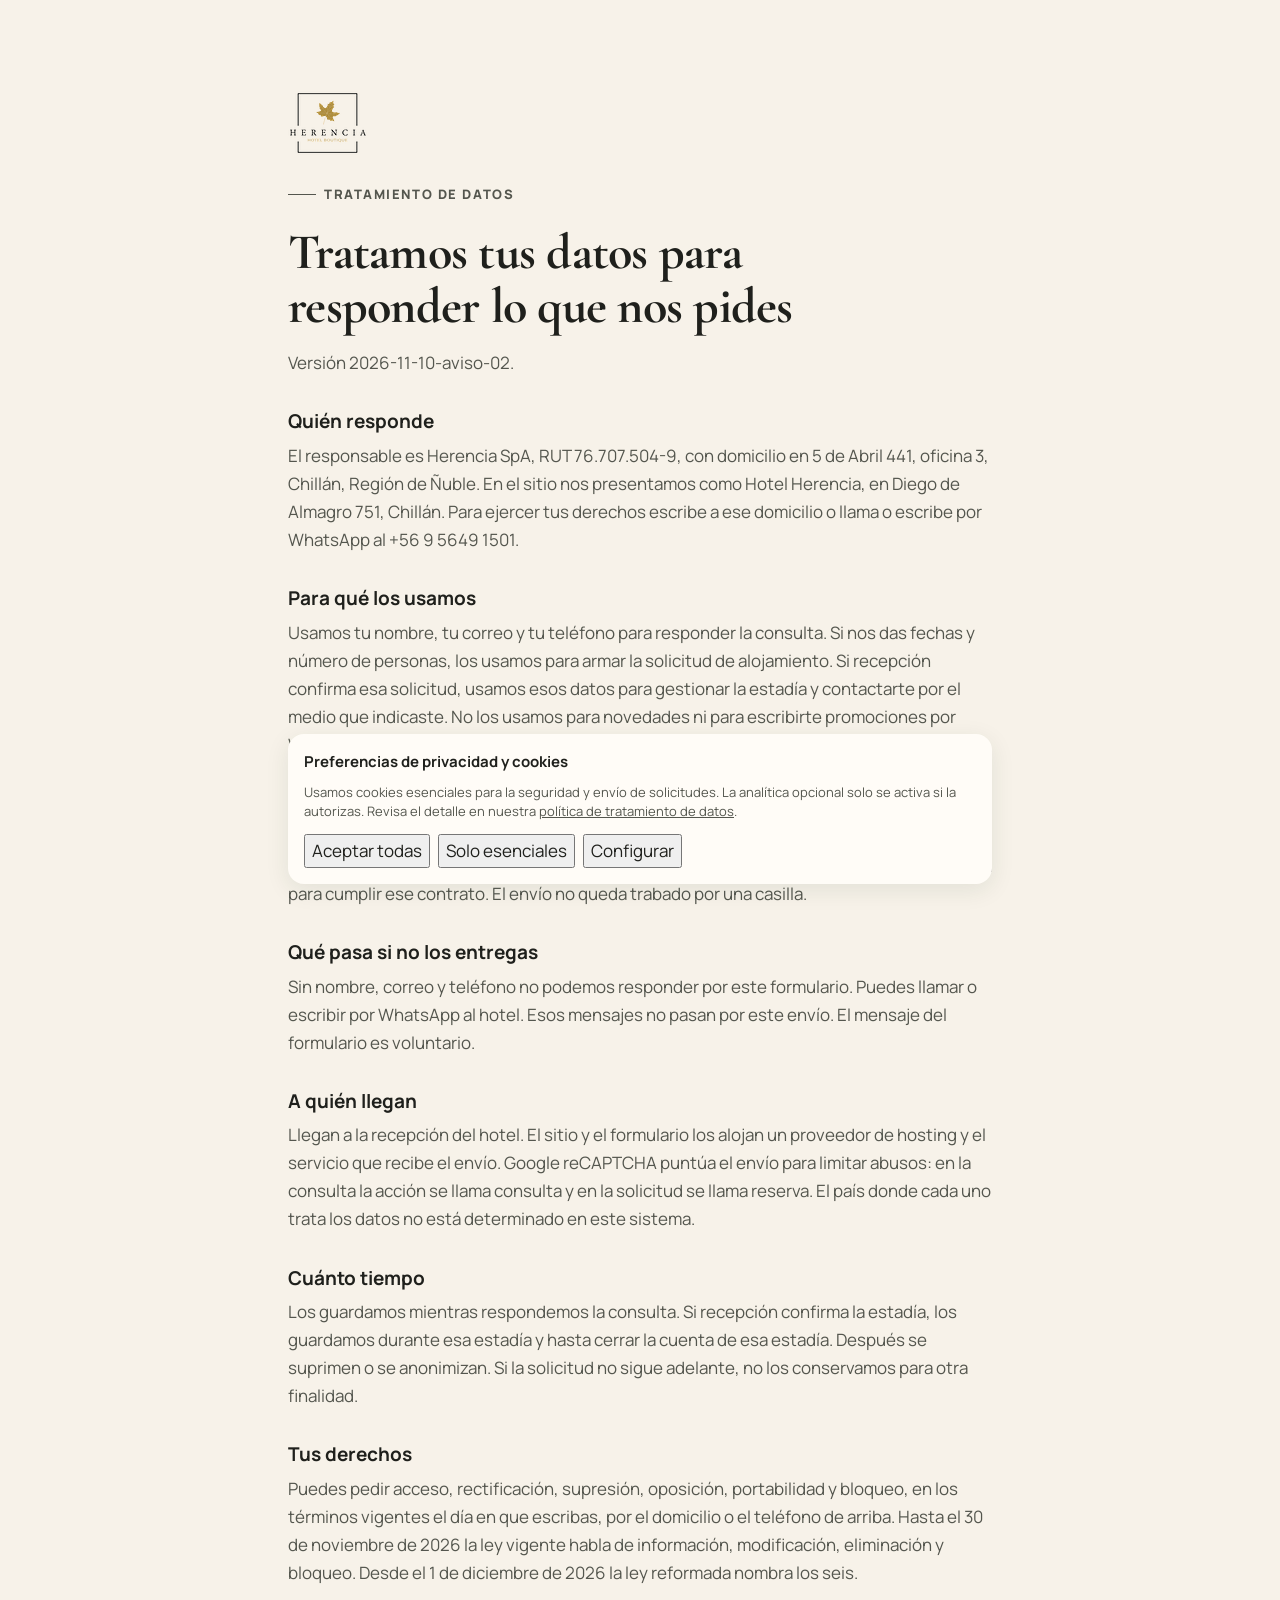
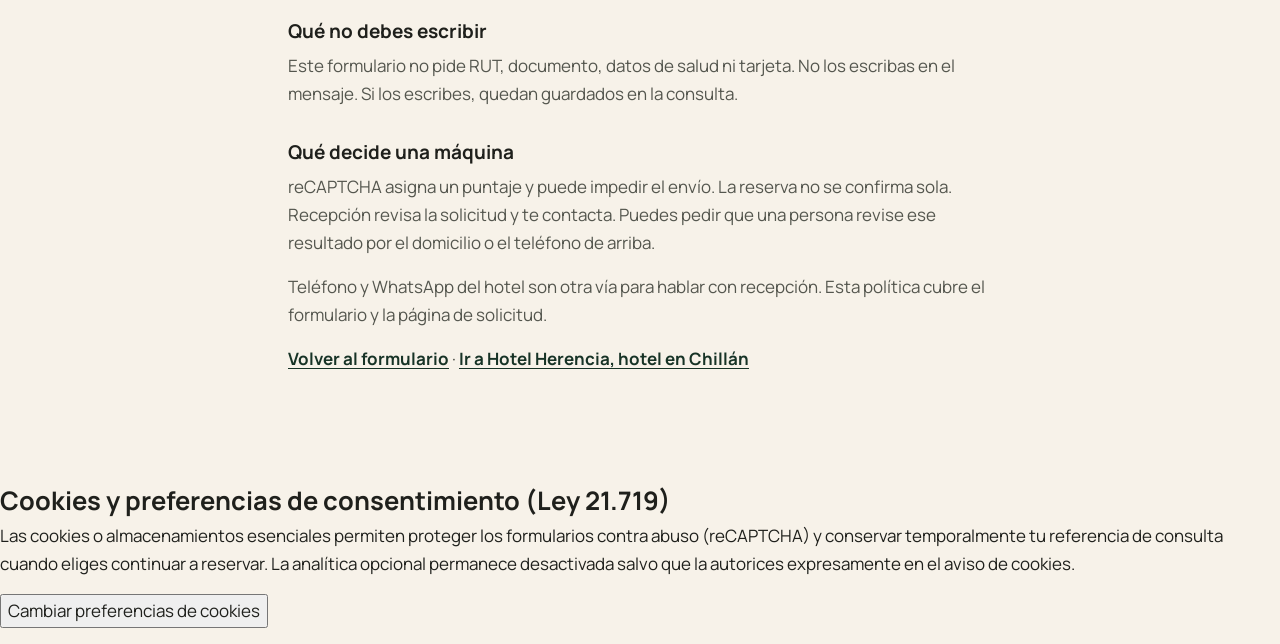
<file: privacidad.html>
<!DOCTYPE html>
<html lang="es-CL">

<head>
    <meta charset="UTF-8">
    <meta name="viewport" content="width=device-width, initial-scale=1.0">
    <title>Política de tratamiento | Hotel Herencia</title>
    <meta name="description"
        content="Cómo Hotel Herencia trata los datos que envías al consultar o solicitar alojamiento.">
    <meta name="robots" content="index,follow">
    <meta name="theme-color" content="#173326">
    <link rel="canonical" href="https://www.hotelherencia.cl/privacidad.html">
    <meta property="og:type" content="website">
    <meta property="og:site_name" content="Hotel Herencia">
    <meta property="og:locale" content="es_CL">
    <meta property="og:title" content="Política de tratamiento | Hotel Herencia">
    <meta property="og:description" content="Cómo Hotel Herencia trata los datos que envías al consultar o solicitar alojamiento.">
    <meta property="og:url" content="https://www.hotelherencia.cl/privacidad.html">
    <meta property="og:image" content="https://www.hotelherencia.cl/assets/img/hotel-herencia.jpg">
    <link rel="icon" type="image/png" sizes="16x16" href="/assets/img/favicon-16.png">
    <link rel="icon" type="image/png" sizes="32x32" href="/assets/img/favicon-32.png">
    <link rel="icon" type="image/png" sizes="48x48" href="/assets/img/favicon-48.png">
    <link rel="icon" type="image/x-icon" href="/assets/img/herencia_favicon.ico">
    <link rel="apple-touch-icon" sizes="180x180" href="/assets/img/apple-touch-icon.png">
    <script type="application/ld+json">
    {
      "@context": "https://schema.org",
      "@type": "BreadcrumbList",
      "itemListElement": [
        {"@type": "ListItem", "position": 1, "name": "Inicio", "item": "https://www.hotelherencia.cl/"},
        {"@type": "ListItem", "position": 2, "name": "Política de tratamiento", "item": "https://www.hotelherencia.cl/privacidad.html"}
      ]
    }
    </script>
    <link rel="stylesheet" href="/assets/css/styles.css">
</head>

<body>
    <main>
        <section class="section">
            <div class="container politica">
                <p class="hero__marca">
                    <img src="/assets/img/logo-herencia-h64.png"
                        srcset="/assets/img/logo-herencia-h64.png 1x, /assets/img/logo-herencia-h128.png 2x"
                        width="80" height="64" alt="Hotel Herencia">
                </p>
                <p class="eyebrow">Tratamiento de datos</p>
                <h1>Tratamos tus datos para responder lo que nos pides</h1>
                <p>Versión 2026-11-10-aviso-02.</p>

                <h2>Quién responde</h2>
                <p>El responsable es Herencia SpA, RUT 76.707.504-9, con domicilio en 5 de Abril 441, oficina 3, Chillán, Región de Ñuble. En el sitio nos presentamos como Hotel Herencia, en Diego de Almagro 751, Chillán. Para ejercer tus derechos escribe a ese domicilio o llama o escribe por WhatsApp al +56 9 5649 1501.</p>

                <h2>Para qué los usamos</h2>
                <p>Usamos tu nombre, tu correo y tu teléfono para responder la consulta. Si nos das fechas y número de personas, los usamos para armar la solicitud de alojamiento. Si recepción confirma esa solicitud, usamos esos datos para gestionar la estadía y contactarte por el medio que indicaste. No los usamos para novedades ni para escribirte promociones por WhatsApp. Si más adelante quieres eso, te lo preguntaremos aparte.</p>

                <h2>Por qué podemos tratarlos</h2>
                <p>Nos los entregas para que te respondamos y para preparar una posible estadía. Esa es una medida previa al contrato que tú pides. La estadía, solo si recepción la confirma, se gestiona para cumplir ese contrato. El envío no queda trabado por una casilla.</p>

                <h2>Qué pasa si no los entregas</h2>
                <p>Sin nombre, correo y teléfono no podemos responder por este formulario. Puedes llamar o escribir por WhatsApp al hotel. Esos mensajes no pasan por este envío. El mensaje del formulario es voluntario.</p>

                <h2>A quién llegan</h2>
                <p>Llegan a la recepción del hotel. El sitio y el formulario los alojan un proveedor de hosting y el servicio que recibe el envío. Google reCAPTCHA puntúa el envío para limitar abusos: en la consulta la acción se llama consulta y en la solicitud se llama reserva. El país donde cada uno trata los datos no está determinado en este sistema.</p>

                <h2>Cuánto tiempo</h2>
                <p>Los guardamos mientras respondemos la consulta. Si recepción confirma la estadía, los guardamos durante esa estadía y hasta cerrar la cuenta de esa estadía. Después se suprimen o se anonimizan. Si la solicitud no sigue adelante, no los conservamos para otra finalidad.</p>

                <h2>Tus derechos</h2>
                <p>Puedes pedir acceso, rectificación, supresión, oposición, portabilidad y bloqueo, en los términos vigentes el día en que escribas, por el domicilio o el teléfono de arriba. Hasta el 30 de noviembre de 2026 la ley vigente habla de información, modificación, eliminación y bloqueo. Desde el 1 de diciembre de 2026 la ley reformada nombra los seis.</p>

                <h2>Qué no debes escribir</h2>
                <p>Este formulario no pide RUT, documento, datos de salud ni tarjeta. No los escribas en el mensaje. Si los escribes, quedan guardados en la consulta.</p>

                <h2>Qué decide una máquina</h2>
                <p>reCAPTCHA asigna un puntaje y puede impedir el envío. La reserva no se confirma sola. Recepción revisa la solicitud y te contacta. Puedes pedir que una persona revise ese resultado por el domicilio o el teléfono de arriba.</p>

                <p>Teléfono y WhatsApp del hotel son otra vía para hablar con recepción. Esta política cubre el formulario y la página de solicitud.</p>
                <p><a href="/#contacto">Volver al formulario</a> · <a href="/">Ir a Hotel Herencia, hotel en Chillán</a></p>
            </div>
        </section>
            <section id="cookies">
            <h2>Cookies y preferencias de consentimiento (Ley 21.719)</h2>
            <p>Las cookies o almacenamientos esenciales permiten proteger los formularios contra abuso (reCAPTCHA) y conservar temporalmente tu referencia de consulta cuando eliges continuar a reservar. La analítica opcional permanece desactivada salvo que la autorices expresamente en el aviso de cookies.</p>
            <p><button type="button" class="btn btn--ghost" data-abrir-cookies>Cambiar preferencias de cookies</button></p>
        </section>
    </main>
    <aside class="cookie-banner" id="cookie-banner" role="dialog" aria-label="Preferencias de cookies" hidden>
        <p class="cookie-banner__titulo">Preferencias de privacidad y cookies</p>
        <p class="cookie-banner__texto">
            Usamos cookies esenciales para la seguridad y envío de solicitudes. La analítica opcional solo se activa si la autorizas.
            Revisa el detalle en nuestra <a href="/privacidad.html#cookies">política de tratamiento de datos</a>.
        </p>
        <div class="cookie-banner__acciones">
            <button type="button" class="btn btn--primary" data-cookie-aceptar>Aceptar todas</button>
            <button type="button" class="btn btn--ghost" data-cookie-rechazar>Solo esenciales</button>
            <button type="button" class="btn btn--ghost" data-cookie-abrir-config>Configurar</button>
        </div>
        <div class="cookie-banner__config" data-cookie-config hidden>
            <label class="cookie-banner__opcion">
                <input type="checkbox" checked disabled>
                <span>Esenciales (seguridad y formulario, siempre activas)</span>
            </label>
            <label class="cookie-banner__opcion">
                <input type="checkbox" data-cookie-analitica>
                <span>Analítica opcional (medición de navegación sin datos personales)</span>
            </label>
            <button type="button" class="btn btn--primary" data-cookie-guardar>Guardar preferencias</button>
        </div>
    </aside>

    <script src="assets/js/cookies.js" defer></script>
</body>

</html>
</file>
<file: assets/css/styles.css>
/* ==========================================================================
   Hotel Herencia · hoja del sitio (sistema de diseño 2026-11-19)
   Tokens: color, tipografía, espacio, radios, sombras y movimiento.
   Paleta de la marca (verde Herencia, terracota y papel). Los pares de
   texto/fondo cumplen WCAG AA (ver tests/diseno.test.mjs).
   Fuentes propias en /assets/fonts (la CSP no permite fuentes externas).
   ========================================================================== */

@font-face {
    font-family: "Cormorant Garamond";
    font-style: normal;
    font-weight: 300 700;
    font-display: swap;
    src: url("../fonts/cormorant-garamond.woff2") format("woff2");
}

@font-face {
    font-family: "Manrope";
    font-style: normal;
    font-weight: 200 800;
    font-display: swap;
    src: url("../fonts/manrope.woff2") format("woff2");
}

:root {
    /* Color */
    --color-bg: #f7f2e9;
    --color-bg-alt: #f0e7d9;
    --color-surface: #fffcf7;
    --color-surface-hover: #ffffff;
    --color-ink: #1f201c;
    --color-ink-muted: #54564e;
    --color-line: rgba(31, 32, 28, 0.12);
    --color-line-strong: rgba(23, 51, 38, 0.28);
    --color-brand: #173326;
    --color-brand-strong: #0f251c;
    --color-brand-soft: #e3ebe5;
    --color-on-brand: #ffffff;
    --color-accent: #8a4b2f;
    --color-accent-soft: #f1d9c9;
    --color-gold: #b8893b;
    --color-success: #1f5c3a;
    --color-success-bg: #e8f2ea;
    --color-error: #9b2c1c;
    --color-error-bg: #fbece8;
    --color-focus: #b4572c;

    /* Tipografía */
    --font-display: "Cormorant Garamond", Georgia, "Times New Roman", serif;
    --font-sans: "Manrope", "Segoe UI", system-ui, -apple-system, Roboto, Arial, sans-serif;
    --text-xs: 0.8125rem;
    --text-sm: 0.9375rem;
    --text-base: 1.0625rem;
    --text-lg: 1.1875rem;
    --text-xl: 1.375rem;
    --text-2xl: clamp(1.5rem, 1.2rem + 1vw, 1.875rem);
    --text-3xl: clamp(2rem, 1.4rem + 2.4vw, 3.125rem);
    --text-display: clamp(2.5rem, 1.6rem + 3.8vw, 4.5rem);
    --leading-tight: 1.08;
    --leading-snug: 1.3;
    --leading-body: 1.65;

    /* Espacio (escala de 4 px) */
    --space-1: 0.25rem;
    --space-2: 0.5rem;
    --space-3: 0.75rem;
    --space-4: 1rem;
    --space-5: 1.25rem;
    --space-6: 1.5rem;
    --space-7: 1.75rem;
    --space-8: 2rem;
    --space-10: 2.5rem;
    --space-12: 3rem;
    --space-16: 4rem;
    --space-20: 5rem;
    --section-y: clamp(3.5rem, 2.5rem + 4vw, 6rem);

    /* Radios y sombras */
    --radius-sm: 10px;
    --radius-md: 16px;
    --radius-lg: 24px;
    --radius-pill: 999px;
    --shadow-sm: 0 1px 2px rgba(23, 51, 38, 0.06), 0 2px 8px rgba(23, 51, 38, 0.05);
    --shadow-md: 0 6px 24px rgba(23, 51, 38, 0.09);
    --shadow-lg: 0 24px 60px rgba(23, 51, 38, 0.14);

    /* Movimiento */
    --ease: cubic-bezier(0.2, 0.7, 0.2, 1);
    --dur: 180ms;

    --container: min(1180px, calc(100vw - 2.5rem));
    --header-h: 4.5rem;
}

/* ---------- Base ---------- */

*,
*::before,
*::after {
    box-sizing: border-box;
}

html {
    scroll-behavior: smooth;
    scroll-padding-top: calc(var(--header-h) + 0.75rem);
    -webkit-text-size-adjust: 100%;
}

body {
    margin: 0;
    color: var(--color-ink);
    font-family: var(--font-sans);
    font-size: var(--text-base);
    line-height: var(--leading-body);
    background: var(--color-bg);
    text-rendering: optimizeLegibility;
    -webkit-font-smoothing: antialiased;
}

img,
svg {
    display: block;
    max-width: 100%;
}

picture {
    display: block;
}

a {
    color: inherit;
}

p {
    margin: 0 0 var(--space-4);
}

h1,
h2,
h3 {
    margin: 0;
    text-wrap: balance;
}

button,
input,
textarea,
select {
    font: inherit;
    color: inherit;
}

button {
    cursor: pointer;
}

:focus-visible {
    outline: 3px solid var(--color-focus);
    outline-offset: 3px;
    border-radius: 4px;
}

::selection {
    background: var(--color-accent-soft);
}

.sprite {
    position: absolute;
    width: 0;
    height: 0;
    overflow: hidden;
}

.icono .relleno,
.icono--whatsapp {
    fill: currentColor;
    stroke: none;
}

.icono {
    width: 1.25em;
    height: 1.25em;
    flex-shrink: 0;
    fill: none;
    stroke: currentColor;
    stroke-width: 1.8;
    stroke-linecap: round;
    stroke-linejoin: round;
}

.container {
    width: var(--container);
    margin-inline: auto;
}

.skip-link {
    position: absolute;
    left: var(--space-4);
    top: -4rem;
    z-index: 200;
    padding: var(--space-3) var(--space-4);
    border-radius: var(--radius-sm);
    background: var(--color-brand);
    color: var(--color-on-brand);
    font-weight: 700;
    text-decoration: none;
}

.skip-link:focus {
    top: var(--space-3);
}

main:focus {
    outline: none;
}

/* ---------- Botones ---------- */

.button {
    display: inline-flex;
    align-items: center;
    justify-content: center;
    gap: var(--space-2);
    min-height: 2.875rem;
    padding: 0 var(--space-5);
    border: 1.5px solid transparent;
    border-radius: var(--radius-pill);
    font-size: var(--text-sm);
    font-weight: 700;
    line-height: 1.2;
    text-align: center;
    text-decoration: none;
    transition: background-color var(--dur) var(--ease), border-color var(--dur) var(--ease),
        color var(--dur) var(--ease), box-shadow var(--dur) var(--ease), transform var(--dur) var(--ease);
}

.button:active {
    transform: translateY(1px);
}

.button--sm {
    min-height: 2.5rem;
    padding: 0 var(--space-4);
}

.button--lg {
    min-height: 3.25rem;
    padding: 0 var(--space-6);
    font-size: var(--text-base);
}

.button--primary {
    background: var(--color-brand);
    color: var(--color-on-brand);
    box-shadow: 0 8px 20px rgba(15, 37, 28, 0.18);
}

.button--primary:hover {
    background: var(--color-brand-strong);
    box-shadow: 0 10px 26px rgba(15, 37, 28, 0.26);
}

.button--secondary,
.button--ghost {
    border-color: var(--color-line-strong);
    background: var(--color-surface);
    color: var(--color-brand);
}

.button--secondary:hover,
.button--ghost:hover {
    border-color: var(--color-brand);
    background: var(--color-surface-hover);
}

.button[disabled],
.button--submit[disabled] {
    opacity: 0.65;
    cursor: progress;
    box-shadow: none;
}

/* ---------- Cabecera fija ---------- */

.site-header {
    position: sticky;
    top: 0;
    z-index: 100;
    background: rgba(247, 242, 233, 0.92);
    backdrop-filter: saturate(1.4) blur(10px);
    border-bottom: 1px solid transparent;
    transition: border-color var(--dur) var(--ease), box-shadow var(--dur) var(--ease);
}

.site-header.is-scrolled {
    border-bottom-color: var(--color-line);
    box-shadow: var(--shadow-sm);
}

.site-header__inner {
    display: flex;
    align-items: center;
    gap: var(--space-6);
    min-height: var(--header-h);
}

.site-header__brand {
    display: inline-flex;
    align-items: center;
    gap: var(--space-3);
    text-decoration: none;
    margin-inline-end: auto;
}

.site-header__brand img {
    display: block;
    width: auto;
    height: 2.5rem;
}

.site-header__name {
    font-family: var(--font-display);
    font-size: 1.625rem;
    font-weight: 700;
    line-height: 1;
    letter-spacing: -0.01em;
    color: var(--color-brand);
    /* La serif tiene la línea base alta: se baja 1 px para centrar con la hoja */
    padding-top: 0.12em;
}

.site-nav {
    display: flex;
    align-items: center;
    gap: var(--space-1);
}

.site-nav a {
    display: inline-flex;
    align-items: center;
    gap: var(--space-2);
    min-height: 2.5rem;
    padding: 0 var(--space-3);
    border-radius: var(--radius-pill);
    font-size: var(--text-sm);
    font-weight: 600;
    text-decoration: none;
    color: var(--color-ink);
}

.site-nav a:not(.button):hover {
    background: var(--color-brand-soft);
    color: var(--color-brand);
}

.site-nav .site-nav__tel {
    color: var(--color-brand);
    font-weight: 700;
    margin-inline-start: var(--space-2);
}

.site-nav .site-nav__cta {
    margin-inline-start: var(--space-2);
    color: var(--color-on-brand);
    padding: 0 var(--space-5);
}

.site-header__toggle {
    display: none;
    align-items: center;
    gap: var(--space-2);
    min-height: 2.75rem;
    padding: 0 var(--space-4);
    border: 1.5px solid var(--color-line-strong);
    border-radius: var(--radius-pill);
    background: var(--color-surface);
    color: var(--color-brand);
    font-weight: 700;
    font-size: var(--text-sm);
}

.site-header__toggle .icono--cerrar,
.site-header[data-nav-open="true"] .site-header__toggle .icono--abrir {
    display: none;
}

.site-header[data-nav-open="true"] .site-header__toggle .icono--cerrar {
    display: block;
}

/* ---------- Encabezados de sección ---------- */

.eyebrow,
.kicker {
    display: inline-flex;
    align-items: center;
    gap: var(--space-2);
    margin: 0 0 var(--space-3);
    color: var(--color-accent);
    font-size: var(--text-xs);
    font-weight: 800;
    letter-spacing: 0.12em;
    text-transform: uppercase;
}

.eyebrow::before {
    content: "";
    width: 1.75rem;
    height: 1.5px;
    background: currentColor;
}

.kicker {
    color: var(--color-brand);
    letter-spacing: 0.08em;
}

.hero h1,
.section-heading h2,
.location__copy h2,
.contact__intro h2,
.politica h1 {
    font-family: var(--font-display);
    font-weight: 700;
    letter-spacing: -0.015em;
    line-height: var(--leading-tight);
}

.hero h1 {
    font-size: var(--text-display);
}

.section-heading h2,
.location__copy h2,
.contact__intro h2 {
    font-size: var(--text-3xl);
}

.section-heading {
    max-width: 44rem;
    margin-bottom: var(--space-10);
}

.section-heading p:not(.eyebrow),
.location__copy > p:not(.eyebrow),
.contact__intro > p:not(.eyebrow) {
    margin: var(--space-4) 0 0;
    color: var(--color-ink-muted);
    font-size: var(--text-lg);
}

.section {
    padding: var(--section-y) 0;
}

.section--alt {
    background: var(--color-bg-alt);
}

/* ---------- Hero ---------- */

.hero {
    padding: clamp(2rem, 1rem + 4vw, 4.5rem) 0 clamp(2.5rem, 1.5rem + 3vw, 4rem);
    background:
        radial-gradient(60rem 30rem at 85% -10%, rgba(23, 51, 38, 0.08), transparent 70%),
        radial-gradient(40rem 24rem at -10% 0%, rgba(233, 196, 173, 0.35), transparent 70%);
}

.hero__grid {
    display: grid;
    grid-template-columns: minmax(0, 1.15fr) minmax(0, 0.85fr);
    gap: clamp(2rem, 1rem + 4vw, 4.5rem);
    align-items: center;
}

.hero__lede {
    max-width: 36rem;
    margin: var(--space-5) 0 0;
    color: var(--color-ink-muted);
    font-size: var(--text-lg);
}

.hero__lede strong {
    color: var(--color-ink);
    font-weight: 700;
}

/* Par de acciones: misma altura, mismo radio y ancho parejo, lado a lado */
.hero__actions {
    display: grid;
    grid-template-columns: repeat(2, minmax(0, 1fr));
    gap: var(--space-3);
    max-width: 39rem;
    margin-top: var(--space-7);
}

.hero__actions .button {
    height: 3.25rem;
    padding: 0 var(--space-4);
    white-space: nowrap;
}

.button--whatsapp .icono--whatsapp {
    width: 1.3rem;
    height: 1.3rem;
    color: #1a8d4b;
}

.hero__alt {
    margin: var(--space-4) 0 0;
    color: var(--color-ink-muted);
    font-size: var(--text-sm);
}

.hero__alt a {
    color: var(--color-brand);
    font-weight: 700;
    text-underline-offset: 0.2em;
}

/* Rejilla pareja: 3 × 2 en escritorio, 2 × 3 en el teléfono (sin huérfanos) */
.hero__chips {
    display: grid;
    grid-template-columns: repeat(3, minmax(0, 1fr));
    gap: var(--space-2);
    max-width: 36rem;
    margin: var(--space-7) 0 0;
    padding: 0;
    list-style: none;
}

.hero__chips li {
    display: flex;
    align-items: center;
    min-height: 2.5rem;
    white-space: nowrap;
    gap: var(--space-2);
    padding: var(--space-2) var(--space-3);
    border: 1px solid var(--color-line);
    border-radius: var(--radius-pill);
    background: var(--color-surface);
    color: var(--color-brand);
    font-size: var(--text-xs);
    font-weight: 700;
}

.hero__chips .icono {
    width: 1.05rem;
    height: 1.05rem;
}

/* La foto actual mide 475 px: nunca se muestra más grande que eso */
.hero__media {
    position: relative;
    margin: 0;
    justify-self: end;
    width: min(100%, 29.6875rem);
}

.hero__photo {
    width: 100%;
    height: auto;
    aspect-ratio: 1 / 1;
    object-fit: cover;
    object-position: 50% 40%;
    border-radius: var(--radius-lg);
    box-shadow: var(--shadow-lg);
    background: var(--color-bg-alt);
}

.hero__badge {
    position: absolute;
    left: var(--space-4);
    bottom: var(--space-4);
    display: flex;
    align-items: center;
    gap: var(--space-3);
    max-width: 17rem;
    padding: var(--space-3) var(--space-4);
    border-radius: var(--radius-md);
    background: rgba(255, 253, 249, 0.94);
    backdrop-filter: blur(6px);
    box-shadow: var(--shadow-md);
    font-size: var(--text-sm);
    line-height: 1.35;
    color: var(--color-ink-muted);
}

.hero__badge strong {
    display: block;
    color: var(--color-ink);
}

.hero__badge .icono {
    width: 2.25rem;
    height: 2.25rem;
    padding: 0.45rem;
    border-radius: 50%;
    background: var(--color-brand);
    color: var(--color-gold);
    fill: var(--color-gold);
    stroke: var(--color-gold);
}

/* ---------- Franja de confianza ---------- */

.trust {
    border-block: 1px solid var(--color-line);
    background: var(--color-surface);
}

.trust__list {
    display: grid;
    grid-template-columns: repeat(4, minmax(0, 1fr));
    gap: var(--space-4);
    margin: 0;
    padding: var(--space-6) 0;
    list-style: none;
}

.trust__list li {
    display: flex;
    align-items: flex-start;
    gap: var(--space-3);
    font-size: var(--text-sm);
    line-height: 1.35;
    color: var(--color-ink-muted);
}

.trust__list strong {
    display: block;
    color: var(--color-ink);
    font-size: var(--text-base);
}

.trust__list .icono {
    width: 2.5rem;
    height: 2.5rem;
    padding: 0.55rem;
    border-radius: var(--radius-sm);
    background: var(--color-brand-soft);
    color: var(--color-brand);
}

/* ---------- Tarjetas genéricas ---------- */

.card-grid {
    display: grid;
    gap: var(--space-5);
}

.card-grid--3 {
    grid-template-columns: repeat(3, minmax(0, 1fr));
}

.card {
    padding: var(--space-6);
    border: 1px solid var(--color-line);
    border-radius: var(--radius-md);
    background: var(--color-surface);
    box-shadow: var(--shadow-sm);
}

.card h3 {
    font-size: var(--text-lg);
    line-height: var(--leading-snug);
    margin-bottom: var(--space-2);
}

.card p:last-child {
    margin: 0;
    color: var(--color-ink-muted);
    font-size: var(--text-sm);
}

.card a {
    color: var(--color-brand);
    font-weight: 700;
    text-underline-offset: 0.2em;
}

.card-grid--compacta .card {
    padding: var(--space-5);
    box-shadow: none;
}

.section-updated {
    margin: var(--space-6) 0 0;
    color: var(--color-ink-muted);
    font-size: var(--text-sm);
}

/* ---------- Habitaciones ---------- */

.room-grid {
    display: grid;
    grid-template-columns: repeat(2, minmax(0, 1fr));
    gap: var(--space-6);
}

.room-card {
    display: flex;
    flex-direction: column;
    overflow: hidden;
    border: 1px solid var(--color-line);
    border-radius: var(--radius-lg);
    background: var(--color-surface);
    box-shadow: var(--shadow-md);
}

.room-card__body {
    display: flex;
    flex-direction: column;
    flex: 1;
    padding: var(--space-5) var(--space-6) var(--space-6);
}

.room-card__body h3 {
    font-family: var(--font-display);
    font-size: var(--text-2xl);
    font-weight: 700;
    line-height: var(--leading-snug);
}

.room-card__features {
    display: grid;
    grid-template-columns: repeat(2, minmax(0, 1fr));
    gap: var(--space-2) var(--space-4);
    margin: var(--space-4) 0 var(--space-6);
    padding: 0;
    list-style: none;
    color: var(--color-ink-muted);
    font-size: var(--text-sm);
}

.room-card__features li {
    display: flex;
    align-items: center;
    gap: var(--space-2);
}

.room-card__features .icono {
    color: var(--color-brand);
}

.room-card__cta {
    margin-top: auto;
    align-self: flex-start;
}

.room-grid__nota {
    margin: var(--space-5) 0 0;
    color: var(--color-ink-muted);
    font-size: var(--text-sm);
}

/* Carrusel de fotos de cada habitación */

.rooms-carousel {
    position: relative;
}

.rooms-carousel__viewport {
    overflow: hidden;
}

.rooms-carousel__track {
    display: flex;
    overflow-x: auto;
    scroll-snap-type: x mandatory;
    scroll-behavior: smooth;
    scrollbar-width: none;
    overscroll-behavior-x: contain;
}

.rooms-carousel__track::-webkit-scrollbar {
    display: none;
}

.rooms-carousel__track:focus-visible {
    outline-offset: -3px;
}

.room-slide {
    min-width: 100%;
    scroll-snap-align: start;
    scroll-snap-stop: always;
}

.room-slide__media {
    position: relative;
    margin: 0;
    aspect-ratio: 3 / 2;
    background: var(--color-bg-alt);
}

.room-slide__media img {
    width: 100%;
    height: 100%;
    object-fit: cover;
}

.room-slide__caption {
    position: absolute;
    left: var(--space-3);
    top: var(--space-3);
    padding: var(--space-1) var(--space-3);
    border-radius: var(--radius-pill);
    background: rgba(15, 37, 28, 0.78);
    color: #fff;
    font-size: var(--text-xs);
    font-weight: 700;
}

.rooms-carousel__footer {
    position: absolute;
    inset: auto var(--space-3) var(--space-3) var(--space-3);
    display: flex;
    align-items: center;
    justify-content: space-between;
    gap: var(--space-3);
    pointer-events: none;
}

.rooms-carousel__controls,
.rooms-carousel__dots {
    display: flex;
    align-items: center;
    gap: var(--space-2);
    pointer-events: auto;
}

.rooms-carousel__dots {
    padding: var(--space-2) var(--space-3);
    border-radius: var(--radius-pill);
    background: rgba(15, 37, 28, 0.55);
}

.rooms-carousel__button {
    display: inline-grid;
    place-items: center;
    width: 2.75rem;
    height: 2.75rem;
    padding: 0;
    border: 0;
    border-radius: 50%;
    background: rgba(255, 252, 247, 0.94);
    color: var(--color-brand);
    box-shadow: var(--shadow-sm);
    transition: background-color var(--dur) var(--ease), transform var(--dur) var(--ease);
}

.rooms-carousel__button:hover {
    background: #fff;
    transform: scale(1.05);
}

.rooms-carousel__dot {
    width: 0.6rem;
    height: 0.6rem;
    padding: 0;
    border: 0;
    border-radius: 50%;
    background: rgba(255, 255, 255, 0.55);
    transition: background-color var(--dur) var(--ease), transform var(--dur) var(--ease);
}

/* Área táctil de 24 px alrededor de cada punto (WCAG 2.5.8) */
.rooms-carousel__dot {
    position: relative;
}

.rooms-carousel__dot::after {
    content: "";
    position: absolute;
    inset: -0.45rem;
}

.rooms-carousel__dot.is-active {
    background: #fff;
    transform: scale(1.25);
}

/* Galería de espacios comunes (mosaico; en celular, fila deslizable) */

.hotel-gallery {
    margin-top: var(--space-16);
}

.hotel-gallery__copy {
    max-width: 40rem;
    margin-bottom: var(--space-6);
}

.hotel-gallery__copy h3 {
    font-family: var(--font-display);
    font-size: var(--text-2xl);
    font-weight: 700;
    margin-bottom: var(--space-2);
}

.hotel-gallery__copy p:last-child {
    margin: 0;
    color: var(--color-ink-muted);
}

.hotel-gallery__grid {
    display: grid;
    grid-template-columns: 2fr 1fr 1fr;
    grid-template-rows: repeat(2, minmax(0, 1fr));
    gap: var(--space-3);
    margin: 0;
    padding: 0;
    list-style: none;
}

.hotel-gallery__item figure {
    position: relative;
    height: 100%;
    margin: 0;
    overflow: hidden;
    border-radius: var(--radius-md);
    background: var(--color-bg-alt);
}

.hotel-gallery__item {
    min-height: 0;
}

.hotel-gallery__item picture {
    display: block;
    height: 100%;
}

.hotel-gallery__item img {
    display: block;
    width: 100%;
    height: 100%;
    aspect-ratio: 3 / 2;
    object-fit: cover;
    transition: transform 600ms var(--ease);
}

.hotel-gallery__item figure:hover img {
    transform: scale(1.03);
}

.hotel-gallery__item--destacada {
    grid-row: span 2;
}

.hotel-gallery__item--destacada img {
    aspect-ratio: auto;
}

.hotel-gallery__item figcaption {
    position: absolute;
    left: var(--space-3);
    bottom: var(--space-3);
    padding: var(--space-1) var(--space-3);
    border-radius: var(--radius-pill);
    background: rgba(15, 37, 28, 0.78);
    color: #fff;
    font-size: var(--text-xs);
    font-weight: 700;
}

/* ---------- Servicios ---------- */

.amenities {
    --por-fila: 7;
    display: flex;
    flex-wrap: wrap;
    justify-content: center;
    gap: var(--space-3);
    margin: 0 0 var(--space-8);
    padding: 0;
    list-style: none;
}

.amenities li {
    flex: 0 0 calc((100% - (var(--por-fila) - 1) * var(--space-3)) / var(--por-fila));
    display: flex;
    flex-direction: column;
    align-items: center;
    justify-content: flex-start;
    text-align: center;
    gap: var(--space-2);
    padding: var(--space-4) var(--space-3);
    line-height: 1.3;
    border: 1px solid var(--color-line);
    border-radius: var(--radius-md);
    background: var(--color-surface);
    font-weight: 700;
    font-size: var(--text-sm);
    color: var(--color-ink);
}

.amenities .icono {
    width: 2.25rem;
    height: 2.25rem;
    padding: 0.45rem;
    border-radius: var(--radius-sm);
    background: var(--color-brand-soft);
    color: var(--color-brand);
}

/* ---------- Ubicación ---------- */

.location {
    display: grid;
    grid-template-columns: minmax(0, 0.95fr) minmax(0, 1.05fr);
    gap: clamp(2rem, 1rem + 4vw, 4rem);
    align-items: center;
}

.location__details {
    display: grid;
    gap: var(--space-3);
    margin: var(--space-6) 0;
}

.location__details > div {
    padding: var(--space-4) var(--space-5);
    border: 1px solid var(--color-line);
    border-radius: var(--radius-md);
    background: var(--color-surface);
}

.location__details dt {
    display: flex;
    align-items: center;
    gap: var(--space-2);
    margin-bottom: var(--space-1);
    color: var(--color-brand);
    font-size: var(--text-xs);
    font-weight: 800;
    letter-spacing: 0.08em;
    text-transform: uppercase;
}

.location__details dd {
    margin: 0;
    color: var(--color-ink-muted);
    font-size: var(--text-sm);
}

.map-card {
    margin: 0;
    overflow: hidden;
    border: 1px solid var(--color-line);
    border-radius: var(--radius-lg);
    background: var(--color-surface);
    box-shadow: var(--shadow-md);
}

.location__image {
    width: 100%;
    height: auto;
    aspect-ratio: 745 / 475;
    object-fit: cover;
}

.map-card__credito {
    padding: var(--space-2) var(--space-4);
    color: var(--color-ink-muted);
    font-size: var(--text-xs);
}

.map-card__credito a {
    text-underline-offset: 0.15em;
}

/* ---------- Preguntas frecuentes (acordeón nativo) ---------- */

.faq {
    display: grid;
    grid-template-columns: minmax(0, 0.8fr) minmax(0, 1.2fr);
    gap: clamp(2rem, 1rem + 4vw, 4rem);
    align-items: start;
}

.faq__heading {
    position: sticky;
    top: calc(var(--header-h) + var(--space-6));
    margin-bottom: 0;
}

.faq__ayuda a {
    color: var(--color-brand);
    font-weight: 700;
    text-underline-offset: 0.2em;
}

.faq__lista {
    border-top: 1px solid var(--color-line);
}

.faq-item {
    border-bottom: 1px solid var(--color-line);
}

.faq-item summary {
    display: flex;
    align-items: center;
    justify-content: space-between;
    gap: var(--space-4);
    padding: var(--space-5) var(--space-1);
    cursor: pointer;
    list-style: none;
}

.faq-item summary::-webkit-details-marker {
    display: none;
}

.faq-item summary::after {
    content: "";
    flex-shrink: 0;
    width: 0.65rem;
    height: 0.65rem;
    margin-inline-end: var(--space-2);
    border-right: 2px solid var(--color-brand);
    border-bottom: 2px solid var(--color-brand);
    transform: rotate(45deg) translateY(-2px);
    transition: transform var(--dur) var(--ease);
}

.faq-item[open] summary::after {
    transform: rotate(-135deg) translateY(-2px);
}

.faq-item summary:hover h3 {
    color: var(--color-brand);
}

.faq-item h3 {
    font-size: var(--text-base);
    font-weight: 700;
    line-height: var(--leading-snug);
}

.faq-item p {
    margin: 0;
    padding: 0 var(--space-1) var(--space-5);
    max-width: 44rem;
    color: var(--color-ink-muted);
}

.faq-item a {
    color: var(--color-brand);
    font-weight: 700;
    word-break: break-word;
    text-underline-offset: 0.2em;
}

/* ---------- Contacto y formulario ---------- */

.section--contact {
    background:
        radial-gradient(50rem 26rem at 100% 100%, rgba(23, 51, 38, 0.08), transparent 70%),
        var(--color-bg-alt);
}

.contact {
    display: grid;
    grid-template-columns: minmax(0, 0.85fr) minmax(0, 1.15fr);
    gap: clamp(2rem, 1rem + 4vw, 4rem);
    align-items: start;
}

.contact__canales {
    display: grid;
    gap: var(--space-3);
    margin: var(--space-8) 0 0;
    padding: 0;
    list-style: none;
}

.canal {
    display: flex;
    align-items: center;
    gap: var(--space-4);
    padding: var(--space-4) var(--space-5);
    border: 1px solid var(--color-line);
    border-radius: var(--radius-md);
    background: var(--color-surface);
    text-decoration: none;
    transition: border-color var(--dur) var(--ease), box-shadow var(--dur) var(--ease);
}

.canal:hover {
    border-color: var(--color-brand);
    box-shadow: var(--shadow-sm);
}

.canal .icono {
    width: 2.5rem;
    height: 2.5rem;
    padding: 0.55rem;
    border-radius: 50%;
    background: var(--color-brand);
    color: var(--color-on-brand);
}

.canal span {
    color: var(--color-ink-muted);
    font-size: var(--text-sm);
    line-height: 1.35;
}

.canal strong {
    display: block;
    color: var(--color-ink);
    font-size: var(--text-base);
}

.contact__form-wrap {
    padding: clamp(1.25rem, 0.8rem + 2vw, 2.25rem);
    border: 1px solid var(--color-line);
    border-radius: var(--radius-lg);
    background: var(--color-surface);
    box-shadow: var(--shadow-lg);
}

.contact-form {
    display: grid;
    gap: var(--space-5);
}

.contact-form__grupo {
    margin: 0;
    padding: 0;
    border: 0;
    min-width: 0;
}

.contact-form__grupo legend {
    margin-bottom: var(--space-3);
    padding: 0;
    font-family: var(--font-display);
    font-size: var(--text-xl);
    font-weight: 700;
    color: var(--color-brand);
}

.contact-form__grid {
    display: grid;
    grid-template-columns: repeat(2, minmax(0, 1fr));
    gap: var(--space-4);
}

.contact-form__grid--3 {
    grid-template-columns: 1fr 1fr minmax(0, 0.7fr);
}

.field {
    display: grid;
    gap: var(--space-2);
    min-width: 0;
}

.field > span {
    font-size: var(--text-sm);
    font-weight: 700;
    color: var(--color-ink);
}

.field--full {
    grid-column: 1 / -1;
}

.req {
    color: var(--color-accent);
    text-decoration: none;
    border: 0;
}

.field__opcional {
    color: var(--color-ink-muted);
    font-weight: 500;
}

.field input,
.field textarea {
    width: 100%;
    min-height: 3rem;
    padding: 0.7rem 0.9rem;
    border: 1.5px solid rgba(31, 32, 28, 0.22);
    border-radius: var(--radius-sm);
    background: #fff;
    font-size: var(--text-base);
    transition: border-color var(--dur) var(--ease), box-shadow var(--dur) var(--ease);
}

.field input::placeholder,
.field textarea::placeholder {
    color: #6d6f66;
}

.field input:hover,
.field textarea:hover {
    border-color: rgba(23, 51, 38, 0.45);
}

.field input:focus,
.field textarea:focus {
    outline: 2px solid transparent;
    border-color: var(--color-brand);
    box-shadow: 0 0 0 3px rgba(23, 51, 38, 0.16);
}

.field input[aria-invalid="true"],
.field textarea[aria-invalid="true"] {
    border-color: var(--color-error);
    box-shadow: 0 0 0 3px rgba(155, 44, 28, 0.12);
}

.field textarea {
    min-height: 7rem;
    resize: vertical;
}

.contact-form__footer {
    display: grid;
    grid-template-columns: repeat(2, minmax(0, 1fr));
    gap: var(--space-3);
}

.contact-form__footer .button {
    height: 3.25rem;
    white-space: nowrap;
}

.contact-form__note {
    margin: calc(-1 * var(--space-2)) 0 0;
    color: var(--color-ink-muted);
    font-size: var(--text-sm);
}

.aviso-tratamiento {
    margin: 0;
    padding-top: var(--space-4);
    border-top: 1px solid var(--color-line);
    color: var(--color-ink-muted);
    font-size: var(--text-xs);
    line-height: 1.55;
}

.aviso-tratamiento a {
    color: var(--color-brand);
    font-weight: 700;
    text-underline-offset: 0.15em;
}

.form-note {
    margin: 0;
    padding: var(--space-3) var(--space-4);
    border-radius: var(--radius-sm);
    background: var(--color-accent-soft);
    font-size: var(--text-sm);
}

.form-note a {
    font-weight: 700;
}

.form-status {
    margin: 0;
    font-size: var(--text-sm);
    font-weight: 600;
}

.form-status:empty {
    display: none;
}

.form-status[data-disponibilidad-estado],
.form-status.is-success,
.form-status.is-error {
    padding: var(--space-3) var(--space-4);
    border-radius: var(--radius-sm);
    border-left: 4px solid currentColor;
}

.form-status[data-disponibilidad-estado] {
    background: var(--color-brand-soft);
    color: var(--color-brand);
}

.form-status.is-success {
    background: var(--color-success-bg);
    color: var(--color-success);
}

.form-status.is-error {
    background: var(--color-error-bg);
    color: var(--color-error);
}

.form-status a {
    font-weight: 700;
}

.form-status button {
    margin: var(--space-2) var(--space-3) 0 0;
}

/* ---------- Pie ---------- */

.site-footer {
    padding: var(--space-16) 0 var(--space-8);
    background: var(--color-brand-strong);
    color: rgba(255, 255, 255, 0.82);
    font-size: var(--text-sm);
}

.site-footer__inner {
    display: grid;
    grid-template-columns: 1.4fr 1fr 1fr;
    gap: var(--space-10);
}

.site-footer p {
    margin: 0 0 var(--space-2);
}

.site-footer a {
    color: #fff;
    text-decoration: underline;
    text-decoration-color: rgba(255, 255, 255, 0.35);
    text-underline-offset: 0.2em;
}

.site-footer a:hover {
    text-decoration-color: #fff;
}

.site-footer__marca {
    display: flex;
    align-items: center;
    gap: var(--space-3);
    margin-bottom: var(--space-4) !important;
}

.site-footer__marca img {
    display: block;
    width: auto;
    height: 2.5rem;
}

.site-footer__name {
    font-family: var(--font-display);
    font-size: 1.6rem;
    font-weight: 700;
    color: #fff;
}

.site-footer__links {
    display: flex;
    flex-direction: column;
    align-items: flex-start;
    gap: var(--space-2);
}

.site-footer__titulo {
    color: #fff;
    font-weight: 800;
    letter-spacing: 0.08em;
    text-transform: uppercase;
    font-size: var(--text-xs);
}

.site-footer :focus-visible {
    outline-color: #f1d9c9;
}

.site-footer__legal {
    margin-top: var(--space-10);
    padding-top: var(--space-5);
    border-top: 1px solid rgba(255, 255, 255, 0.16);
    color: rgba(255, 255, 255, 0.72);
    font-size: var(--text-xs);
}

/* ---------- Botón fijo en celular ---------- */

.sticky-cta {
    position: fixed;
    left: 50%;
    bottom: max(1rem, env(safe-area-inset-bottom));
    z-index: 95;
    display: none;
    align-items: center;
    justify-content: center;
    gap: var(--space-2);
    width: min(22rem, calc(100vw - 2rem));
    min-height: 3.25rem;
    padding: 0 var(--space-6);
    border-radius: var(--radius-pill);
    background: var(--color-brand);
    color: var(--color-on-brand);
    font-weight: 800;
    text-decoration: none;
    transform: translateX(-50%);
    box-shadow: 0 14px 30px rgba(15, 37, 28, 0.32);
    transition: opacity 200ms ease, transform 200ms ease;
}

.sticky-cta.is-oculto {
    opacity: 0;
    pointer-events: none;
    transform: translate(-50%, 160%);
}

/* ---------- Política y 404 ---------- */

.hero__marca {
    margin: 0 0 var(--space-5);
}

.hero__marca img {
    height: 4rem;
    width: auto;
}

.politica {
    max-width: 44rem;
}

.politica h1 {
    font-size: var(--text-3xl);
    margin: var(--space-2) 0 var(--space-4);
}

.politica h2 {
    font-size: var(--text-lg);
    line-height: var(--leading-snug);
    margin: var(--space-8) 0 var(--space-2);
}

.politica p,
.politica li {
    color: var(--color-ink-muted);
}

.politica a {
    color: var(--color-brand);
    font-weight: 700;
    text-underline-offset: 0.15em;
}

/* ---------- Aparición suave ---------- */

.js [data-reveal] {
    opacity: 0;
    transform: translateY(14px);
    transition: opacity 500ms var(--ease), transform 500ms var(--ease);
}

.js [data-reveal].is-visible {
    opacity: 1;
    transform: none;
}

@media (prefers-reduced-motion: reduce) {
    html {
        scroll-behavior: auto;
    }

    .js [data-reveal] {
        opacity: 1;
        transform: none;
    }

    *,
    *::before,
    *::after {
        animation-duration: 0.01ms !important;
        animation-iteration-count: 1 !important;
        transition-duration: 0.01ms !important;
    }
}

/* ---------- Responsivo ---------- */

@media (max-width: 1080px) {
    .site-nav .site-nav__tel {
        display: none;
    }

    .trust__list {
        grid-template-columns: repeat(2, minmax(0, 1fr));
        gap: var(--space-5) var(--space-6);
    }

    .hero__actions .button {
        font-size: var(--text-sm);
    }
}

@media (max-width: 920px) {
    :root {
        --header-h: 4rem;
    }

    .site-header__toggle {
        display: inline-flex;
    }

    .site-header__brand img {
        height: 2.125rem;
    }

    .site-header__name {
        font-size: 1.375rem;
    }

    .site-nav {
        position: absolute;
        top: 100%;
        left: 0;
        right: 0;
        display: none;
        flex-direction: column;
        align-items: stretch;
        gap: 0;
        padding: var(--space-2) 1.25rem var(--space-5);
        border-bottom: 1px solid var(--color-line);
        background: var(--color-bg);
        box-shadow: var(--shadow-md);
        max-height: calc(100vh - var(--header-h));
        overflow-y: auto;
    }

    .site-header[data-nav-open="true"] .site-nav {
        display: flex;
    }

    /* backdrop-filter haría de la cabecera el bloque contenedor del fondo fijo */
    .site-header[data-nav-open="true"] {
        backdrop-filter: none;
        background: var(--color-bg);
    }

    /* Fondo oscurecido bajo el menú abierto; la página no se desplaza detrás */
    .site-header[data-nav-open="true"]::before {
        content: "";
        position: fixed;
        inset: var(--header-h) 0 0 0;
        z-index: -1;
        background: rgba(15, 37, 28, 0.42);
    }

    body:has(.site-header[data-nav-open="true"]) {
        overflow: hidden;
    }

    .site-nav a:not(.button) {
        min-height: 3rem;
        padding: 0 var(--space-3);
        border-radius: var(--radius-sm);
        font-size: var(--text-base);
    }

    .site-nav .site-nav__tel {
        display: inline-flex;
        margin: var(--space-2) 0 0;
    }

    .site-nav .site-nav__cta {
        margin: var(--space-3) 0 0;
        justify-content: center;
        min-height: 3.25rem;
    }

    .hero__grid,
    .location,
    .contact,
    .faq {
        grid-template-columns: 1fr;
    }

    .hero__media {
        justify-self: start;
        width: min(100%, 29.6875rem);
    }

    .hero__photo {
        aspect-ratio: 5 / 4;
    }

    .hero__badge {
        left: var(--space-4);
        bottom: var(--space-4);
    }

    .faq__heading {
        position: static;
    }

    .trust__list {
        grid-template-columns: repeat(2, minmax(0, 1fr));
    }

    .amenities {
        --por-fila: 4;
    }

    .card-grid--3 {
        grid-template-columns: repeat(2, minmax(0, 1fr));
    }

    .room-grid {
        grid-template-columns: 1fr;
        max-width: 38rem;
    }

    .hotel-gallery__grid {
        display: flex;
        overflow-x: auto;
        scroll-snap-type: x mandatory;
        gap: var(--space-3);
        padding-bottom: var(--space-2);
        margin-inline: 0;
        padding-inline: 0;
        scroll-padding-inline: 0;
    }

    .hotel-gallery__item {
        flex: 0 0 min(82%, 22rem);
        scroll-snap-align: start;
    }

    .site-footer__inner {
        grid-template-columns: 1fr 1fr;
    }

    .site-footer__nap {
        grid-column: 1 / -1;
    }

    .sticky-cta {
        display: inline-flex;
    }

    .site-footer {
        padding-bottom: 7rem;
    }

}

@media (max-width: 600px) {
    :root {
        --container: calc(100vw - 2rem);
    }

    .hero__actions {
        grid-template-columns: 1fr;
    }

    .hero__actions .button {
        width: 100%;
    }

    .hero__chips {
        grid-template-columns: repeat(2, minmax(0, 1fr));
    }

    .amenities {
        --por-fila: 2;
    }

    .trust__list {
        grid-template-columns: 1fr;
        gap: var(--space-3);
        padding: var(--space-5) 0;
    }

    .card-grid--3 {
        grid-template-columns: 1fr;
    }

    .room-card__features {
        grid-template-columns: 1fr;
    }

    .room-card__cta {
        align-self: stretch;
    }

    .contact-form__grid,
    .contact-form__grid--3 {
        grid-template-columns: 1fr 1fr;
    }

    .contact-form__grid .field:not(.field--full):last-child:nth-child(odd) {
        grid-column: 1 / -1;
    }

    .contact-form__footer {
        grid-template-columns: 1fr;
    }

    .hero__badge {
        left: var(--space-3);
        bottom: var(--space-3);
        padding: var(--space-2) var(--space-3);
    }

    .site-footer__inner {
        grid-template-columns: 1fr;
        gap: var(--space-8);
    }
}

@media (max-width: 380px) {
    .site-header__toggle span {
        position: absolute;
        width: 1px;
        height: 1px;
        overflow: hidden;
        clip: rect(0 0 0 0);
    }

    .site-header__toggle {
        padding: 0 var(--space-3);
    }

    .contact-form__grid,
    .contact-form__grid--3 {
        grid-template-columns: 1fr;
    }

    .hero__chips li {
        gap: var(--space-1);
        padding-inline: var(--space-2);
        font-size: 0.6875rem;
    }
}

/* ---------- reCAPTCHA ----------
   Google permite ocultar el sello flotante si el formulario muestra el
   aviso de reCAPTCHA con los enlaces a su privacidad y condiciones
   (.recaptcha-aviso, junto al formulario). */
.grecaptcha-badge {
    visibility: hidden !important;
}

.recaptcha-aviso {
    margin: var(--space-3) 0 0;
    color: var(--color-ink-muted);
    font-size: var(--text-xs);
    line-height: 1.5;
}

.recaptcha-aviso a {
    color: inherit;
    text-decoration: underline;
    text-underline-offset: 0.18em;
}

/* ---------- Consentimiento de cookies (Ley 21.719) ---------- */
.cookie-banner {
    position: fixed;
    left: var(--space-4);
    right: var(--space-4);
    bottom: var(--space-4);
    z-index: 60;
    max-width: 44rem;
    margin-inline: auto;
    padding: var(--space-4);
    background: var(--color-surface);
    color: var(--color-ink);
    border: 1px solid var(--color-border);
    border-radius: var(--radius-md);
    box-shadow: var(--shadow-md, 0 10px 28px rgba(0, 0, 0, 0.16));
}

.cookie-banner__titulo {
    margin: 0 0 var(--space-2);
    font-size: var(--text-sm);
    font-weight: 700;
}

.cookie-banner__texto {
    margin: 0 0 var(--space-3);
    font-size: var(--text-xs);
    color: var(--color-ink-muted);
    line-height: 1.5;
}

.cookie-banner__acciones {
    display: flex;
    flex-wrap: wrap;
    gap: var(--space-2);
}

.cookie-banner__config {
    margin-top: var(--space-3);
    padding-top: var(--space-3);
    border-top: 1px solid var(--color-border);
    font-size: var(--text-xs);
}

.cookie-banner__opcion {
    display: flex;
    align-items: center;
    gap: var(--space-2);
    margin-bottom: var(--space-2);
}

.cookie-link-pie {
    background: transparent;
    border: 0;
    padding: 0;
    color: inherit;
    font: inherit;
    text-align: left;
    cursor: pointer;
    text-decoration: underline;
    text-underline-offset: 0.18em;
}

.room-card__precio {
    margin: var(--space-3) 0 var(--space-2);
    font-size: var(--text-sm);
    font-weight: 700;
    color: var(--color-brand);
}

/* ---------- Alrededores y FAQ interactivo ---------- */
.alrededores {
    margin-top: var(--space-8);
}

.alrededores__titulo {
    margin: 0 0 var(--space-1);
    font-size: var(--text-xl);
}

.alrededores__sub {
    margin: 0 0 var(--space-4);
    color: var(--color-ink-muted);
    font-size: var(--text-sm);
}

.alrededores-lista {
    list-style: none;
    margin: var(--space-3) 0 0;
    padding: 0;
    display: grid;
    gap: var(--space-2);
    font-size: var(--text-sm);
}

.alrededores-lista li {
    display: flex;
    justify-content: space-between;
    gap: var(--space-3);
    border-bottom: 1px solid var(--color-border);
    padding-bottom: var(--space-1);
}

.alrededores-lista li span:last-child {
    color: var(--color-ink-muted);
    white-space: nowrap;
}

.faq__asistente {
    margin-bottom: var(--space-5);
    padding: var(--space-4);
    background: var(--color-surface);
    border: 1px solid var(--color-border);
    border-radius: var(--radius-md);
}

.faq__buscar-label {
    display: block;
    font-weight: 600;
    font-size: var(--text-sm);
    margin-bottom: var(--space-2);
}

.faq__buscar-input {
    width: 100%;
    min-height: 2.75rem;
    padding: var(--space-2) var(--space-3);
    border: 1px solid var(--color-border);
    border-radius: var(--radius-sm);
    font: inherit;
    color: var(--color-ink);
    background: var(--color-bg, #ffffff);
}

.faq__chips {
    display: flex;
    flex-wrap: wrap;
    gap: var(--space-2);
    margin-top: var(--space-3);
}

.faq__chip {
    min-height: 2.5rem;
    padding: var(--space-1) var(--space-3);
    border: 1px solid var(--color-border);
    border-radius: 999px;
    background: transparent;
    color: var(--color-ink);
    font: inherit;
    font-size: var(--text-xs);
    cursor: pointer;
}

.faq__chip:hover,
.faq__chip:focus-visible {
    border-color: var(--color-brand);
}

/* ---------- Barra rápida de reserva (3 campos, #414) ---------- */
.booking-bar {
    margin-top: var(--space-6);
    max-width: 39rem;
    padding: var(--space-4);
    border: 1px solid var(--color-line-strong);
    border-radius: var(--radius-md);
    background: var(--color-surface);
    box-shadow: var(--shadow-md);
}

.booking-bar__fields {
    display: grid;
    grid-template-columns: repeat(2, minmax(0, 1fr)) minmax(0, 0.72fr) auto;
    gap: var(--space-3);
    align-items: end;
}

.booking-bar__field {
    display: flex;
    flex-direction: column;
    gap: var(--space-1);
    min-width: 0;
    font-size: var(--text-xs);
    font-weight: 700;
    color: var(--color-ink);
}

.booking-bar__field input {
    width: 100%;
    min-height: 2.75rem;
    padding: var(--space-2) var(--space-3);
    border: 1px solid var(--color-line-strong);
    border-radius: var(--radius-sm);
    background: var(--color-bg);
    color: var(--color-ink);
    font-family: inherit;
    font-size: var(--text-sm);
}

.booking-bar__submit {
    min-height: 2.75rem;
    padding: 0 var(--space-4);
    white-space: nowrap;
}

.booking-bar__status {
    margin: var(--space-3) 0 0;
    font-size: var(--text-xs);
}

@media (max-width: 720px) {
    .booking-bar__fields {
        grid-template-columns: repeat(2, minmax(0, 1fr));
    }

    .booking-bar__submit {
        width: 100%;
    }
}

@media (max-width: 420px) {
    .booking-bar__fields {
        grid-template-columns: 1fr;
    }
}
</file>
